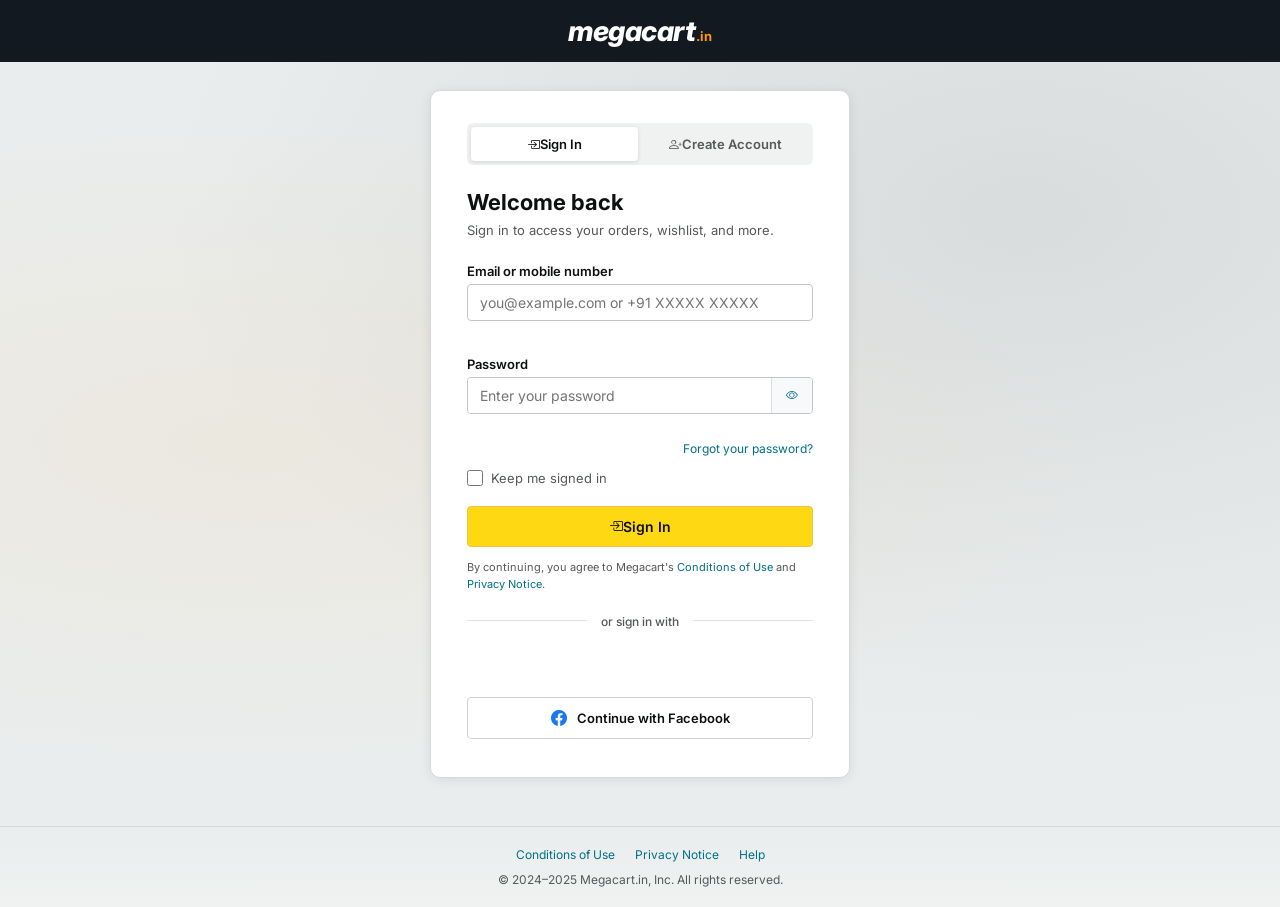
<file: index.html>
<!DOCTYPE html>
<html lang="en">
<head>
  <meta charset="UTF-8" />
  <meta name="viewport" content="width=device-width, initial-scale=1.0" />
  <title>Megacart – Shop Smart, Live Better</title>

  <!-- ── AUTH GUARD ─────────────────────────────────────
       Runs synchronously (before CSS/JS load) so there is
       zero flash of the store for unauthenticated users.
  ──────────────────────────────────────────────────── -->
  <script>
    (function () {
      try {
        var user = JSON.parse(localStorage.getItem('megacart_user_v1'));
        if (!user || !user.email) {
          window.location.replace('login.html?redirect=index.html');
        }
      } catch (e) {
        window.location.replace('login.html?redirect=index.html');
      }
    })();
  </script>

  <link href="https://cdn.jsdelivr.net/npm/bootstrap@5.3.2/dist/css/bootstrap.min.css" rel="stylesheet" />
  <link href="https://cdn.jsdelivr.net/npm/bootstrap-icons@1.11.3/font/bootstrap-icons.min.css" rel="stylesheet" />
  <link rel="stylesheet" href="style.css" />
</head>
<body>

<header id="siteHeader">
  <nav class="navbar-top">
    <div class="nav-top-inner">

      <a href="#" class="nav-logo" id="logoLink">
        <span class="logo-text">megacart</span><span class="logo-dot">.in</span>
      </a>

      <div class="nav-delivery d-none d-md-flex">
        <i class="bi bi-geo-alt-fill delivery-icon"></i>
        <div class="delivery-text">
          <span class="deliver-to">Deliver to</span>
          <span class="deliver-loc">India</span>
        </div>
      </div>

      <!-- Search Bar -->
      <div class="nav-search">
        <select class="search-category" id="searchCategory">
          <option value="all">All</option>
          <option value="electronics">Electronics</option>
          <option value="fashion">Fashion</option>
          <option value="home">Home &amp; Kitchen</option>
          <option value="books">Books</option>
          <option value="sports">Sports</option>
          <option value="beauty">Beauty</option>
          <option value="toys">Toys</option>
        </select>
        <input type="text" id="searchInput" class="search-field" placeholder="Search Megacart..." autocomplete="off" />
        <button class="search-btn" id="searchBtn" aria-label="Search">
          <i class="bi bi-search"></i>
        </button>
      </div>

      <!-- Account & Lists -->
      <div class="nav-account d-none d-md-flex" id="accountNavBtn">
        <a href="login.html" class="nav-link-item" id="openLoginBtn">
          <span class="nav-label">Hello, Sign in</span>
          <span class="nav-bold">Account &amp; Lists <i class="bi bi-chevron-down small"></i></span>
        </a>
      </div>

      <!-- Returns & Orders -->
      <div class="nav-orders d-none d-md-flex">
        <a href="#" class="nav-link-item">
          <span class="nav-label">Returns</span>
          <span class="nav-bold">&amp; Orders</span>
        </a>
      </div>

      <!-- Logout Button -->
      <button class="nav-logout-btn" id="navLogoutBtn" style="display:none;"
              onclick="handleLogout()" aria-label="Sign out">
        <i class="bi bi-box-arrow-right"></i>
        <span class="nav-logout-text">Sign Out</span>
      </button>

      <!-- Cart Button -->
      <div class="nav-cart" id="cartToggleBtn" role="button" tabindex="0" aria-label="Open cart">
        <i class="bi bi-cart3 cart-icon"></i>
        <span class="cart-count" id="cartCount">0</span>
        <span class="nav-bold d-none d-md-inline">Cart</span>
      </div>

      <!-- Mobile Hamburger -->
      <button class="hamburger-btn d-flex d-md-none" id="mobileMenuBtn" aria-label="Toggle menu">
        <i class="bi bi-list"></i>
      </button>
    </div>
  </nav>

  <!-- SECONDARY NAV -->
  <nav class="navbar-secondary">
    <div class="secondary-inner">
      <a href="#" class="sec-nav-link sec-nav-all" data-category="all"><i class="bi bi-list me-1"></i>All</a>
      <a href="#" class="sec-nav-link" data-category="deals">Today's Deals</a>
      <a href="#" class="sec-nav-link" data-category="electronics">Electronics</a>
      <a href="#" class="sec-nav-link" data-category="fashion">Fashion</a>
      <a href="#" class="sec-nav-link" data-category="home">Home &amp; Kitchen</a>
      <a href="#" class="sec-nav-link" data-category="books">Books</a>
      <a href="#" class="sec-nav-link" data-category="sports">Sports</a>
      <a href="#" class="sec-nav-link" data-category="beauty">Beauty</a>
      <a href="#" class="sec-nav-link" data-category="toys">Toys</a>
      <a href="#" class="sec-nav-link prime-link"><i class="bi bi-lightning-charge-fill me-1"></i>Prime</a>
      <a href="db-admin.html" class="sec-nav-link" style="color:#ff9900;font-weight:700;"><i class="bi bi-database-fill me-1"></i>DB Admin</a>
    </div>
  </nav>

  <!-- Mobile Dropdown Menu -->
  <div class="mobile-menu" id="mobileMenu">
    <a href="login.html" class="mobile-menu-link" id="mobileAuthLink" style="color: var(--mc-orange); font-weight:700;"><i class="bi bi-person-circle me-2"></i>Sign In / Create Account</a>
    <a href="#" class="mobile-menu-link" data-category="all">All Categories</a>
    <a href="#" class="mobile-menu-link" data-category="deals">Today's Deals</a>
    <a href="#" class="mobile-menu-link" data-category="electronics">Electronics</a>
    <a href="#" class="mobile-menu-link" data-category="fashion">Fashion</a>
    <a href="#" class="mobile-menu-link" data-category="home">Home &amp; Kitchen</a>
    <a href="#" class="mobile-menu-link" data-category="books">Books</a>
    <a href="#" class="mobile-menu-link" data-category="sports">Sports</a>
    <a href="#" class="mobile-menu-link" data-category="beauty">Beauty</a>
    <a href="#" class="mobile-menu-link" data-category="toys">Toys</a>
    <a href="db-admin.html" class="mobile-menu-link" style="color:var(--mc-orange);font-weight:700;"><i class="bi bi-database-fill me-2"></i>DB Admin</a>
    <a href="#" class="mobile-menu-link" id="mobileLogoutLink"
       style="display:none; color:#cc0c39; font-weight:700; border-top: 1px solid #444;"
       onclick="event.preventDefault(); handleLogout();">
      <i class="bi bi-box-arrow-right me-2"></i>Sign Out
    </a>
  </div>
</header>

<!-- SLIDE-OUT CART PANEL -->
<div class="cart-overlay" id="cartOverlay"></div>
<aside class="cart-panel" id="cartPanel" aria-label="Shopping cart">
  <div class="cart-panel-header">
    <h2><i class="bi bi-cart3 me-2"></i>Your Cart</h2>
    <button class="cart-close-btn" id="cartCloseBtn" aria-label="Close cart"><i class="bi bi-x-lg"></i></button>
  </div>
  <div class="cart-panel-body" id="cartItems">
    <div class="cart-empty" id="cartEmpty">
      <i class="bi bi-cart-x"></i>
      <p>Your cart is empty</p>
      <span>Add items to get started</span>
    </div>
  </div>
  <div class="cart-panel-footer" id="cartFooter" style="display:none;">
    <div class="cart-subtotal">
      <span>Subtotal (<span id="cartItemCount">0</span> items):</span>
      <strong id="cartSubtotal">&#8377;0.00</strong>
    </div>
    <button class="btn-checkout" id="checkoutBtn">Proceed to Checkout</button>
  </div>
</aside>

<!-- TOAST -->
<div class="mc-toast" id="mcToast"></div>

<!-- MAIN -->
<main id="pageMain">

  <!-- HERO CAROUSEL -->
  <section class="hero-section" aria-label="Featured banners">
    <div id="heroCarousel" class="carousel slide carousel-fade" data-bs-ride="carousel" data-bs-interval="4500">
      <div class="carousel-indicators" id="carouselIndicators"></div>
      <div class="carousel-inner" id="carouselInner"></div>
      <button class="carousel-control-prev" type="button" data-bs-target="#heroCarousel" data-bs-slide="prev">
        <span class="carousel-control-prev-icon" aria-hidden="true"></span>
        <span class="visually-hidden">Previous</span>
      </button>
      <button class="carousel-control-next" type="button" data-bs-target="#heroCarousel" data-bs-slide="next">
        <span class="carousel-control-next-icon" aria-hidden="true"></span>
        <span class="visually-hidden">Next</span>
      </button>
    </div>
  </section>

  <!-- SEARCH RESULTS -->
  <section class="mc-section" id="searchResultsSection" style="display:none;">
    <div class="section-header">
      <h2 class="section-title" id="searchResultsTitle">Search Results</h2>
      <button class="clear-search-btn" id="clearSearchBtn"><i class="bi bi-x-circle me-1"></i>Clear</button>
    </div>
    <div class="products-grid" id="searchResultsGrid"></div>
  </section>

  <!-- HOME CONTENT -->
  <div id="homeContent">
    <section class="mc-section">
      <h2 class="section-title">Shop by Category</h2>
      <div class="category-grid" id="categoryGrid"></div>
    </section>

    <section class="mc-section new-arrivals-section">
      <div class="section-header">
        <h2 class="section-title"><i class="bi bi-rocket-takeoff-fill me-2" style="color:var(--mc-green);"></i>New Arrivals 2025</h2>
        <a href="#" class="see-all-link" data-filter="new-launch">See all new</a>
      </div>
      <div class="scroll-row-wrap">
        <button class="scroll-arrow scroll-left" data-target="newArrivalsRow" aria-label="Scroll left"><i class="bi bi-chevron-left"></i></button>
        <div class="scroll-row" id="newArrivalsRow"></div>
        <button class="scroll-arrow scroll-right" data-target="newArrivalsRow" aria-label="Scroll right"><i class="bi bi-chevron-right"></i></button>
      </div>
    </section>

    <section class="mc-section">
      <div class="section-header">
        <h2 class="section-title">Best Sellers</h2>
        <a href="#" class="see-all-link" data-filter="bestseller">See all</a>
      </div>
      <div class="scroll-row-wrap">
        <button class="scroll-arrow scroll-left" data-target="bestSellersRow" aria-label="Scroll left"><i class="bi bi-chevron-left"></i></button>
        <div class="scroll-row" id="bestSellersRow"></div>
        <button class="scroll-arrow scroll-right" data-target="bestSellersRow" aria-label="Scroll right"><i class="bi bi-chevron-right"></i></button>
      </div>
    </section>

    <section class="mc-section deals-section">
      <div class="section-header">
        <h2 class="section-title"><i class="bi bi-lightning-charge-fill text-warning me-2"></i>Deals of the Day</h2>
        <a href="#" class="see-all-link" data-filter="deal">See all deals</a>
      </div>
      <div class="scroll-row-wrap">
        <button class="scroll-arrow scroll-left" data-target="dealsRow" aria-label="Scroll left"><i class="bi bi-chevron-left"></i></button>
        <div class="scroll-row" id="dealsRow"></div>
        <button class="scroll-arrow scroll-right" data-target="dealsRow" aria-label="Scroll right"><i class="bi bi-chevron-right"></i></button>
      </div>
    </section>

    <section class="mc-section">
      <div class="section-header">
        <h2 class="section-title">Recommended for You</h2>
        <a href="#" class="see-all-link">See all</a>
      </div>
      <div class="products-grid" id="recommendedGrid"></div>
    </section>
  </div>

  <!-- PROMO STRIP -->
  <section class="promo-strip">
    <div class="promo-item"><i class="bi bi-truck"></i><div><strong>Free Delivery</strong><span>On orders above &#8377;499</span></div></div>
    <div class="promo-item"><i class="bi bi-arrow-return-left"></i><div><strong>Easy Returns</strong><span>30-day return policy</span></div></div>
    <div class="promo-item"><i class="bi bi-shield-check"></i><div><strong>Secure Payments</strong><span>100% safe &amp; secure</span></div></div>
    <div class="promo-item"><i class="bi bi-headset"></i><div><strong>24/7 Support</strong><span>Dedicated customer care</span></div></div>
  </section>

</main>

<!-- PRODUCT DETAIL MODAL -->
<div class="modal-overlay" id="productModalOverlay"></div>
<div class="product-modal" id="productModal" role="dialog" aria-modal="true" aria-labelledby="modalProductTitle">
  <button class="modal-close-btn" id="modalCloseBtn" aria-label="Close product detail"><i class="bi bi-x-lg"></i></button>
  <div class="product-modal-inner">
    <div class="modal-gallery">
      <img src="" alt="" id="modalMainImage" class="modal-main-img" />
      <div class="modal-thumbnails" id="modalThumbnails"></div>
    </div>
    <div class="modal-details">
      <span class="modal-badge" id="modalBadge"></span>
      <h2 id="modalProductTitle"></h2>
      <div class="modal-meta">
        <span class="modal-category" id="modalCategory"></span>
        <span class="modal-separator">|</span>
        <span id="modalRating"></span>
      </div>
      <div class="modal-price-block">
        <span class="modal-price" id="modalPrice"></span>
        <span class="modal-original-price" id="modalOriginalPrice"></span>
        <span class="modal-discount" id="modalDiscount"></span>
      </div>
      <p class="modal-description" id="modalDescription"></p>
      <ul class="modal-features" id="modalFeatures"></ul>
      <div class="modal-stock" id="modalStock"></div>
      <div class="modal-qty-row">
        <label>Qty:</label>
        <div class="qty-control">
          <button class="qty-btn" id="modalQtyDec">&#8722;</button>
          <span class="qty-value" id="modalQtyVal">1</span>
          <button class="qty-btn" id="modalQtyInc">+</button>
        </div>
      </div>
      <div class="modal-actions">
        <button class="btn-add-cart-modal" id="modalAddToCart"><i class="bi bi-cart-plus me-2"></i>Add to Cart</button>
        <button class="btn-buy-now"><i class="bi bi-bolt me-2"></i>Buy Now</button>
      </div>
      <div class="modal-delivery">
        <i class="bi bi-truck me-2"></i>
        <span>Free delivery by <strong id="modalDeliveryDate"></strong></span>
      </div>
    </div>
  </div>
</div>

<!-- FOOTER -->
<footer class="site-footer">
  <div class="footer-top-bar" id="backToTop" role="button" tabindex="0">Back to top</div>
  <div class="footer-main">
    <div class="footer-columns">
      <div class="footer-col">
        <h4>Get to Know Us</h4>
        <ul>
          <li><a href="#">About Megacart</a></li>
          <li><a href="#">Careers</a></li>
          <li><a href="#">Press Releases</a></li>
          <li><a href="#">Megacart Cares</a></li>
        </ul>
      </div>
      <div class="footer-col">
        <h4>Connect With Us</h4>
        <ul>
          <li><a href="#"><i class="bi bi-facebook me-2"></i>Facebook</a></li>
          <li><a href="#"><i class="bi bi-twitter-x me-2"></i>Twitter / X</a></li>
          <li><a href="#"><i class="bi bi-instagram me-2"></i>Instagram</a></li>
          <li><a href="#"><i class="bi bi-youtube me-2"></i>YouTube</a></li>
        </ul>
      </div>
      <div class="footer-col">
        <h4>Make Money With Us</h4>
        <ul>
          <li><a href="#">Sell on Megacart</a></li>
          <li><a href="#">Become an Affiliate</a></li>
          <li><a href="#">Advertise Your Products</a></li>
          <li><a href="#">Self-Publish with Us</a></li>
        </ul>
      </div>
      <div class="footer-col">
        <h4>Let Us Help You</h4>
        <ul>
          <li><a href="#">Your Account</a></li>
          <li><a href="#">Your Orders</a></li>
          <li><a href="#">Shipping Rates &amp; Policies</a></li>
          <li><a href="#">Returns &amp; Replacements</a></li>
          <li><a href="#">Help</a></li>
        </ul>
      </div>
    </div>
  </div>
  <div class="footer-divider"></div>
  <div class="footer-bottom">
    <div class="footer-logo"><span class="logo-text">megacart</span><span class="logo-dot">.in</span></div>
    <div class="footer-policies">
      <a href="#">Conditions of Use</a>
      <a href="#">Privacy Notice</a>
      <a href="#">Interest-Based Ads</a>
    </div>
    <p class="footer-copy">&copy; 2024&ndash;2025, Megacart.in, Inc. or its affiliates. All rights reserved.</p>
  </div>
</footer>

<!-- AUTH MODAL -->
<div class="auth-overlay" id="authOverlay"></div>
<div class="auth-modal" id="authModal" role="dialog" aria-modal="true" aria-labelledby="authTitle">
  <button class="auth-close-btn" id="authCloseBtn" aria-label="Close"><i class="bi bi-x-lg"></i></button>
  <div class="auth-logo"><span class="logo-text">megacart</span><span class="logo-dot">.in</span></div>

  <div class="auth-view" id="loginView" style="display:block;">
    <h2 class="auth-title" id="authTitle">Sign In</h2>
    <form id="loginForm" novalidate>
      <div class="auth-field">
        <label for="loginEmail">Email or mobile phone number</label>
        <input type="text" id="loginEmail" class="auth-input" placeholder="you@example.com" autocomplete="email" />
        <span class="field-error" id="loginEmailError"></span>
      </div>
      <div class="auth-field">
        <label for="loginPassword">Password</label>
        <div class="password-wrap" id="loginPwdWrap">
          <input type="password" id="loginPassword" class="auth-input" placeholder="At least 6 characters" autocomplete="current-password" />
          <button type="button" class="toggle-pwd-btn" data-target="loginPassword">Show</button>
        </div>
        <span class="field-error" id="loginPasswordError"></span>
      </div>
      <button type="submit" class="auth-submit-btn">Sign In</button>
    </form>
    <p class="auth-terms">By continuing, you agree to Megacart's <a href="#">Conditions of Use</a> and <a href="#">Privacy Notice</a>.</p>
    <div class="auth-divider"><span>New to Megacart?</span></div>
    <button class="auth-switch-btn" id="goToRegister"><i class="bi bi-person-plus me-2"></i>Create your Megacart account</button>
  </div>

  <div class="auth-view" id="registerView" style="display:none;">
    <h2 class="auth-title">Create Account</h2>
    <form id="registerForm" novalidate>
      <div class="auth-field">
        <label for="regName">Your name</label>
        <input type="text" id="regName" class="auth-input" placeholder="First and last name" autocomplete="name" />
        <span class="field-error" id="regNameError"></span>
      </div>
      <div class="auth-field">
        <label for="regEmail">Email address</label>
        <input type="email" id="regEmail" class="auth-input" placeholder="you@example.com" autocomplete="email" />
        <span class="field-error" id="regEmailError"></span>
      </div>
      <div class="auth-field">
        <label for="regPhone">Mobile number</label>
        <input type="tel" id="regPhone" class="auth-input" placeholder="10-digit mobile number" autocomplete="tel" maxlength="10" inputmode="numeric" />
        <span class="field-error" id="regPhoneError"></span>
      </div>
      <div class="auth-field">
        <label for="regPassword">Password</label>
        <div class="password-wrap" id="regPwdWrap">
          <input type="password" id="regPassword" class="auth-input" placeholder="At least 6 characters" autocomplete="new-password" />
          <button type="button" class="toggle-pwd-btn" data-target="regPassword">Show</button>
        </div>
        <span class="field-error" id="regPasswordError"></span>
      </div>
      <div class="auth-field">
        <label for="regConfirm">Re-enter password</label>
        <input type="password" id="regConfirm" class="auth-input" placeholder="Re-enter your password" autocomplete="new-password" />
        <span class="field-error" id="regConfirmError"></span>
      </div>
      <button type="submit" class="auth-submit-btn">Create your Megacart account</button>
    </form>
    <p class="auth-terms">By creating an account, you agree to Megacart's <a href="#">Conditions of Use</a> and <a href="#">Privacy Notice</a>.</p>
    <div class="auth-divider"><span>Already have an account?</span></div>
    <button class="auth-switch-btn" id="goToLogin"><i class="bi bi-box-arrow-in-right me-2"></i>Sign in to your account</button>
  </div>
</div>

<script src="https://cdn.jsdelivr.net/npm/bootstrap@5.3.2/dist/js/bootstrap.bundle.min.js"></script>
<script src="db.js"></script>
<script src="script.js"></script>
</body>
</html>
</file>
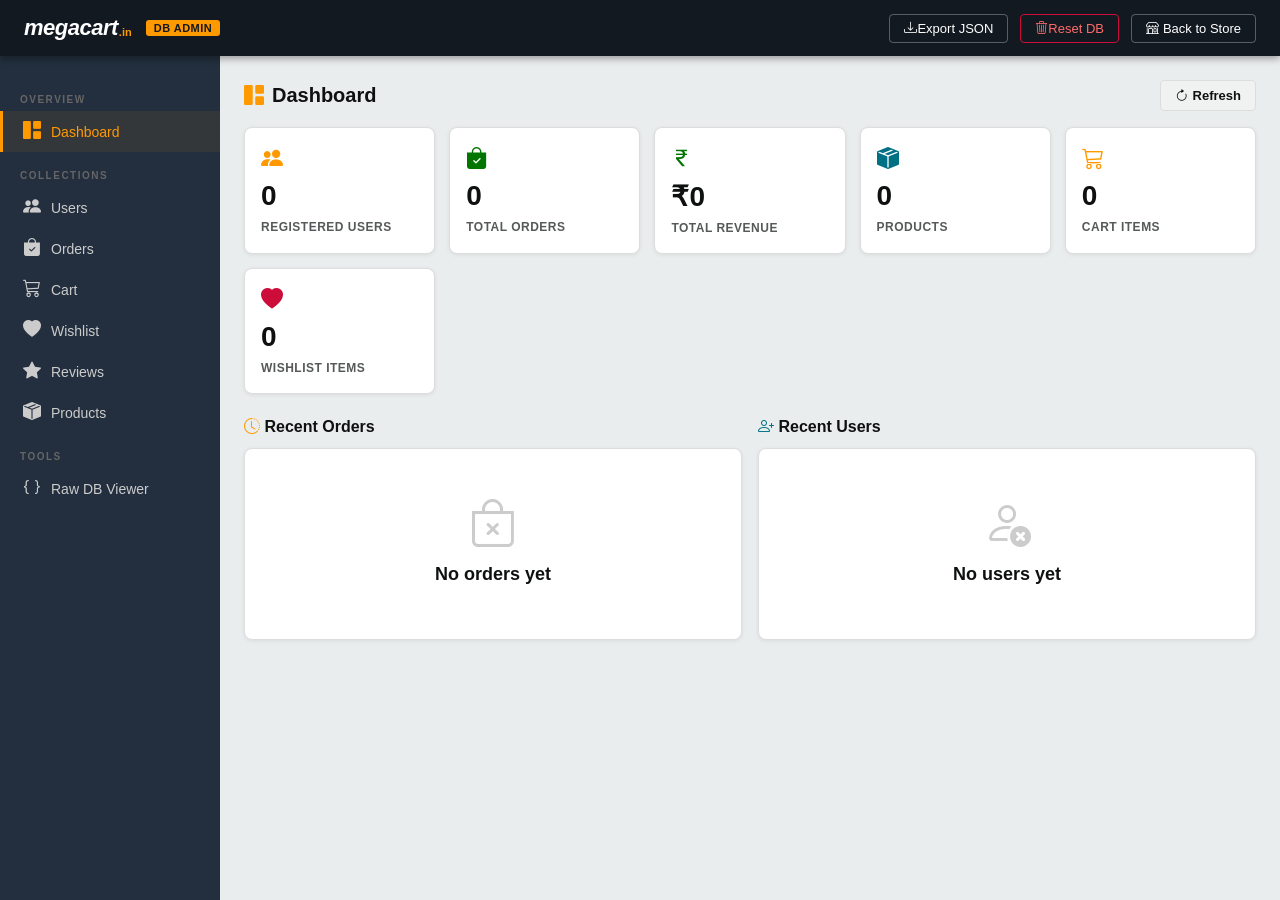
<file: db-admin.html>
<!DOCTYPE html>
<html lang="en">
<head>
  <meta charset="UTF-8" />
  <meta name="viewport" content="width=device-width, initial-scale=1.0" />
  <title>Megacart DB Admin</title>
  <link href="https://cdn.jsdelivr.net/npm/bootstrap-icons@1.11.3/font/bootstrap-icons.min.css" rel="stylesheet" />
  <style>
    :root {
      --dark:    #131921;
      --dark2:   #232f3e;
      --orange:  #ff9900;
      --red:     #cc0c39;
      --green:   #007600;
      --blue:    #007185;
      --bg:      #eaeded;
      --card:    #ffffff;
      --border:  #ddd;
      --muted:   #565959;
      --text:    #0f1111;
    }
    *, *::before, *::after { box-sizing: border-box; margin: 0; padding: 0; }
    body { font-family: 'Segoe UI', Arial, sans-serif; font-size: 14px; background: var(--bg); color: var(--text); min-height: 100vh; }
    a { text-decoration: none; color: inherit; }
    button { cursor: pointer; font-family: inherit; }

    /* ── Header ── */
    header {
      background: var(--dark);
      padding: 0 24px;
      height: 56px;
      display: flex;
      align-items: center;
      justify-content: space-between;
      position: sticky;
      top: 0;
      z-index: 100;
      box-shadow: 0 2px 8px rgba(0,0,0,.4);
    }
    .header-logo { display: flex; align-items: flex-end; gap: 1px; }
    .logo-text { font-size: 22px; font-weight: 800; color: #fff; font-style: italic; letter-spacing: -0.5px; }
    .logo-dot  { font-size: 11px; color: var(--orange); font-weight: 700; margin-bottom: 3px; }
    .admin-badge {
      background: var(--orange); color: var(--dark);
      font-size: 11px; font-weight: 800;
      padding: 2px 8px; border-radius: 3px;
      margin-left: 10px; letter-spacing: .5px;
    }
    .header-right { display: flex; align-items: center; gap: 12px; }
    .hdr-btn {
      background: transparent;
      border: 1px solid rgba(255,255,255,.3);
      color: #fff; border-radius: 4px;
      padding: 6px 14px; font-size: 13px;
      transition: all .2s;
    }
    .hdr-btn:hover { background: rgba(255,255,255,.1); border-color: #fff; }
    .hdr-btn.danger { border-color: var(--red); color: #ff6b6b; }
    .hdr-btn.danger:hover { background: var(--red); color: #fff; }

    /* ── Layout ── */
    .page { display: flex; min-height: calc(100vh - 56px); }

    /* ── Sidebar ── */
    aside {
      width: 220px;
      flex-shrink: 0;
      background: var(--dark2);
      padding: 20px 0;
    }
    .nav-item {
      display: flex;
      align-items: center;
      gap: 10px;
      padding: 10px 20px;
      color: #ccc;
      font-size: 14px;
      font-weight: 500;
      cursor: pointer;
      transition: all .18s;
      border-left: 3px solid transparent;
    }
    .nav-item:hover { color: #fff; background: rgba(255,255,255,.06); }
    .nav-item.active { color: var(--orange); border-left-color: var(--orange); background: rgba(255,153,0,.08); }
    .nav-item i { font-size: 18px; }
    .nav-section {
      font-size: 10px; font-weight: 700;
      text-transform: uppercase; letter-spacing: 1.5px;
      color: #666; padding: 18px 20px 6px;
    }

    /* ── Main content ── */
    main { flex: 1; padding: 24px; overflow-x: auto; }

    /* ── Stat cards ── */
    .stats-grid {
      display: grid;
      grid-template-columns: repeat(auto-fill, minmax(160px, 1fr));
      gap: 14px;
      margin-bottom: 24px;
    }
    .stat-card {
      background: var(--card);
      border-radius: 8px;
      padding: 18px 16px;
      border: 1px solid var(--border);
      box-shadow: 0 1px 4px rgba(0,0,0,.07);
      display: flex;
      flex-direction: column;
      gap: 8px;
    }
    .stat-label { font-size: 12px; color: var(--muted); font-weight: 600; text-transform: uppercase; letter-spacing: .5px; }
    .stat-value { font-size: 28px; font-weight: 800; color: var(--text); }
    .stat-icon  { font-size: 22px; color: var(--orange); }
    .stat-card.green .stat-icon { color: var(--green); }
    .stat-card.blue  .stat-icon { color: var(--blue); }
    .stat-card.red   .stat-icon { color: var(--red); }

    /* ── Section panels ── */
    .panel { display: none; }
    .panel.active { display: block; }

    .panel-header {
      display: flex;
      align-items: center;
      justify-content: space-between;
      margin-bottom: 16px;
      flex-wrap: wrap;
      gap: 10px;
    }
    .panel-title {
      font-size: 20px;
      font-weight: 700;
      display: flex;
      align-items: center;
      gap: 8px;
    }
    .panel-title i { color: var(--orange); }

    /* ── Table ── */
    .table-wrap {
      background: var(--card);
      border-radius: 8px;
      border: 1px solid var(--border);
      overflow: auto;
      box-shadow: 0 1px 4px rgba(0,0,0,.07);
    }
    table { width: 100%; border-collapse: collapse; font-size: 13px; }
    thead th {
      background: var(--dark2);
      color: #fff;
      padding: 10px 14px;
      text-align: left;
      font-weight: 600;
      white-space: nowrap;
    }
    tbody tr { border-bottom: 1px solid #f0f0f0; transition: background .15s; }
    tbody tr:last-child { border-bottom: none; }
    tbody tr:hover { background: #fafafa; }
    td { padding: 10px 14px; vertical-align: middle; }

    /* ── Badges ── */
    .badge {
      display: inline-block;
      padding: 2px 8px;
      border-radius: 12px;
      font-size: 11px;
      font-weight: 700;
      text-transform: uppercase;
      letter-spacing: .4px;
    }
    .badge-customer  { background: #e8f5e9; color: var(--green); }
    .badge-admin     { background: #fff3e0; color: var(--orange); }
    .badge-google    { background: #fce4ec; color: #c2185b; }
    .badge-placed    { background: #e3f2fd; color: #1565c0; }
    .badge-shipped   { background: #fff8e1; color: #f57f17; }
    .badge-delivered { background: #e8f5e9; color: var(--green); }
    .badge-deal      { background: #fce4ec; color: var(--red); }
    .badge-new       { background: #e8f5e9; color: var(--green); }
    .badge-hot       { background: #fff3e0; color: var(--orange); }

    /* ── Buttons ── */
    .btn {
      padding: 7px 14px;
      border-radius: 4px;
      font-size: 13px;
      font-weight: 600;
      border: 1px solid transparent;
      transition: all .18s;
      display: inline-flex;
      align-items: center;
      gap: 5px;
    }
    .btn-primary  { background: var(--orange); border-color: #e47911; color: var(--dark); }
    .btn-primary:hover { background: #f3a847; }
    .btn-danger   { background: #fff0f0; border-color: var(--red); color: var(--red); }
    .btn-danger:hover { background: var(--red); color: #fff; }
    .btn-secondary { background: #f0f2f2; border-color: var(--border); color: var(--text); }
    .btn-secondary:hover { background: #e3e6e6; }
    .btn-sm { padding: 4px 10px; font-size: 12px; }

    /* ── Search / Filter bar ── */
    .search-bar {
      display: flex;
      gap: 8px;
      flex-wrap: wrap;
      margin-bottom: 16px;
    }
    .search-bar input, .search-bar select {
      padding: 8px 12px;
      border: 1px solid var(--border);
      border-radius: 4px;
      font-size: 13px;
      background: var(--card);
      color: var(--text);
      outline: none;
    }
    .search-bar input:focus, .search-bar select:focus {
      border-color: var(--orange);
      box-shadow: 0 0 0 2px rgba(255,153,0,.15);
    }
    .search-bar input { flex: 1; min-width: 200px; }

    /* ── Empty state ── */
    .empty-state {
      text-align: center;
      padding: 48px 20px;
      color: var(--muted);
    }
    .empty-state i { font-size: 48px; display: block; margin-bottom: 12px; color: #ccc; }
    .empty-state h3 { font-size: 18px; font-weight: 600; color: var(--text); margin-bottom: 6px; }

    /* ── Modal ── */
    .modal-overlay {
      position: fixed; inset: 0;
      background: rgba(0,0,0,.55);
      z-index: 500;
      display: none;
      align-items: center;
      justify-content: center;
    }
    .modal-overlay.open { display: flex; }
    .modal {
      background: var(--card);
      border-radius: 10px;
      width: min(500px, 94vw);
      max-height: 90vh;
      overflow-y: auto;
      padding: 28px;
      box-shadow: 0 8px 40px rgba(0,0,0,.25);
      animation: modalIn .25s ease;
    }
    @keyframes modalIn {
      from { transform: scale(.94); opacity: 0; }
      to   { transform: scale(1);   opacity: 1; }
    }
    .modal-title { font-size: 18px; font-weight: 700; margin-bottom: 18px; }
    .modal-field { display: flex; flex-direction: column; gap: 5px; margin-bottom: 14px; }
    .modal-field label { font-size: 13px; font-weight: 600; }
    .modal-field input, .modal-field select, .modal-field textarea {
      padding: 8px 10px;
      border: 1px solid var(--border);
      border-radius: 4px;
      font-size: 14px;
      font-family: inherit;
    }
    .modal-field input:focus, .modal-field select:focus {
      outline: none;
      border-color: var(--orange);
      box-shadow: 0 0 0 2px rgba(255,153,0,.15);
    }
    .modal-actions { display: flex; justify-content: flex-end; gap: 10px; margin-top: 18px; }

    /* ── Toast ── */
    .toast {
      position: fixed; bottom: 24px; right: 24px;
      background: #333; color: #fff;
      padding: 12px 20px; border-radius: 4px;
      font-size: 14px; font-weight: 500;
      box-shadow: 0 4px 16px rgba(0,0,0,.25);
      transform: translateY(20px);
      opacity: 0; pointer-events: none;
      transition: all .3s; z-index: 9999;
      max-width: 320px;
    }
    .toast.show { transform: translateY(0); opacity: 1; pointer-events: all; }
    .toast.success { border-left: 4px solid var(--orange); }
    .toast.error   { border-left: 4px solid var(--red); }

    /* ── Responsive ── */
    @media (max-width: 768px) {
      aside { display: none; }
      .stats-grid { grid-template-columns: repeat(2, 1fr); }
    }

    /* ── JSON viewer ── */
    .json-viewer {
      background: #1e1e1e; color: #d4d4d4;
      border-radius: 6px; padding: 16px;
      font-family: 'Courier New', monospace;
      font-size: 12px; line-height: 1.6;
      overflow: auto; max-height: 400px;
      white-space: pre-wrap;
    }
    .json-key    { color: #9cdcfe; }
    .json-string { color: #ce9178; }
    .json-number { color: #b5cea8; }
    .json-bool   { color: #569cd6; }
    .json-null   { color: #569cd6; }

    /* ── Avatar ── */
    .avatar {
      width: 32px; height: 32px; border-radius: 50%;
      background: var(--dark2); color: #fff;
      display: inline-flex; align-items: center; justify-content: center;
      font-size: 14px; font-weight: 700; flex-shrink: 0;
    }
    .user-cell { display: flex; align-items: center; gap: 10px; }

    /* ── Amt ── */
    .amt { font-weight: 700; }
    .amt-green { color: var(--green); }
    .amt-red   { color: var(--red); }
  </style>
</head>
<body>

<!-- ── Header ───────────────────────────────────────── -->
<header>
  <div style="display:flex;align-items:center;gap:4px;">
    <a href="index.html" class="header-logo">
      <span class="logo-text">megacart</span><span class="logo-dot">.in</span>
    </a>
    <span class="admin-badge">DB ADMIN</span>
  </div>
  <div class="header-right">
    <button class="hdr-btn" onclick="exportData()"><i class="bi bi-download me-1"></i>Export JSON</button>
    <button class="hdr-btn danger" onclick="resetDB()"><i class="bi bi-trash3 me-1"></i>Reset DB</button>
    <a href="index.html" class="hdr-btn" style="display:flex;align-items:center;gap:4px;">
      <i class="bi bi-shop"></i> Back to Store
    </a>
  </div>
</header>

<div class="page">

  <!-- ── Sidebar ── -->
  <aside>
    <div class="nav-section">Overview</div>
    <div class="nav-item active" onclick="showPanel('dashboard')">
      <i class="bi bi-grid-1x2-fill"></i> Dashboard
    </div>

    <div class="nav-section">Collections</div>
    <div class="nav-item" onclick="showPanel('users')">
      <i class="bi bi-people-fill"></i> Users
    </div>
    <div class="nav-item" onclick="showPanel('orders')">
      <i class="bi bi-bag-check-fill"></i> Orders
    </div>
    <div class="nav-item" onclick="showPanel('cart')">
      <i class="bi bi-cart3"></i> Cart
    </div>
    <div class="nav-item" onclick="showPanel('wishlist')">
      <i class="bi bi-heart-fill"></i> Wishlist
    </div>
    <div class="nav-item" onclick="showPanel('reviews')">
      <i class="bi bi-star-fill"></i> Reviews
    </div>
    <div class="nav-item" onclick="showPanel('products')">
      <i class="bi bi-box-seam-fill"></i> Products
    </div>

    <div class="nav-section">Tools</div>
    <div class="nav-item" onclick="showPanel('rawdb')">
      <i class="bi bi-braces"></i> Raw DB Viewer
    </div>
  </aside>

  <!-- ── Main ── -->
  <main>

    <!-- ══ Dashboard ══ -->
    <div class="panel active" id="panel-dashboard">
      <div class="panel-header">
        <div class="panel-title"><i class="bi bi-grid-1x2-fill"></i> Dashboard</div>
        <button class="btn btn-secondary" onclick="refreshAll()"><i class="bi bi-arrow-clockwise"></i> Refresh</button>
      </div>
      <div class="stats-grid" id="statsGrid"></div>

      <div style="display:grid;grid-template-columns:1fr 1fr;gap:16px;flex-wrap:wrap;">
        <div>
          <h3 style="font-size:16px;font-weight:700;margin-bottom:12px;"><i class="bi bi-clock-history" style="color:var(--orange)"></i> Recent Orders</h3>
          <div class="table-wrap" id="recentOrders"></div>
        </div>
        <div>
          <h3 style="font-size:16px;font-weight:700;margin-bottom:12px;"><i class="bi bi-person-plus" style="color:var(--blue)"></i> Recent Users</h3>
          <div class="table-wrap" id="recentUsers"></div>
        </div>
      </div>
    </div>

    <!-- ══ Users ══ -->
    <div class="panel" id="panel-users">
      <div class="panel-header">
        <div class="panel-title"><i class="bi bi-people-fill"></i> Users <span id="userCount" style="font-size:14px;color:var(--muted);font-weight:400;"></span></div>
        <div style="display:flex;gap:8px;">
          <button class="btn btn-primary" onclick="openAddUserModal()"><i class="bi bi-person-plus"></i> Add User</button>
        </div>
      </div>
      <div class="search-bar">
        <input type="text" id="userSearch" placeholder="Search by name, email…" oninput="renderUsersTable()">
        <select id="userRoleFilter" onchange="renderUsersTable()">
          <option value="">All Roles</option>
          <option value="customer">Customer</option>
          <option value="admin">Admin</option>
        </select>
      </div>
      <div class="table-wrap">
        <table>
          <thead>
            <tr>
              <th>#</th><th>User</th><th>Email</th><th>Phone</th><th>Role</th><th>Auth</th><th>Joined</th><th>Actions</th>
            </tr>
          </thead>
          <tbody id="usersTableBody"></tbody>
        </table>
      </div>
    </div>

    <!-- ══ Orders ══ -->
    <div class="panel" id="panel-orders">
      <div class="panel-header">
        <div class="panel-title"><i class="bi bi-bag-check-fill"></i> Orders <span id="orderCount" style="font-size:14px;color:var(--muted);font-weight:400;"></span></div>
      </div>
      <div class="search-bar">
        <input type="text" id="orderSearch" placeholder="Search by order id, user…" oninput="renderOrdersTable()">
        <select id="orderStatusFilter" onchange="renderOrdersTable()">
          <option value="">All Statuses</option>
          <option value="placed">Placed</option>
          <option value="shipped">Shipped</option>
          <option value="delivered">Delivered</option>
        </select>
      </div>
      <div class="table-wrap">
        <table>
          <thead>
            <tr><th>#</th><th>Order ID</th><th>User</th><th>Items</th><th>Subtotal</th><th>Status</th><th>Placed At</th><th>Actions</th></tr>
          </thead>
          <tbody id="ordersTableBody"></tbody>
        </table>
      </div>
    </div>

    <!-- ══ Cart ══ -->
    <div class="panel" id="panel-cart">
      <div class="panel-header">
        <div class="panel-title"><i class="bi bi-cart3"></i> Cart Items (All Users)</div>
        <button class="btn btn-danger btn-sm" onclick="clearAllCarts()"><i class="bi bi-trash3"></i> Clear All Carts</button>
      </div>
      <div class="table-wrap">
        <table>
          <thead>
            <tr><th>#</th><th>User</th><th>Product</th><th>Price</th><th>Qty</th><th>Total</th><th>Added</th><th>Actions</th></tr>
          </thead>
          <tbody id="cartTableBody"></tbody>
        </table>
      </div>
    </div>

    <!-- ══ Wishlist ══ -->
    <div class="panel" id="panel-wishlist">
      <div class="panel-header">
        <div class="panel-title"><i class="bi bi-heart-fill"></i> Wishlist</div>
      </div>
      <div class="table-wrap">
        <table>
          <thead><tr><th>#</th><th>User ID</th><th>Product ID</th><th>Added At</th></tr></thead>
          <tbody id="wishlistTableBody"></tbody>
        </table>
      </div>
    </div>

    <!-- ══ Reviews ══ -->
    <div class="panel" id="panel-reviews">
      <div class="panel-header">
        <div class="panel-title"><i class="bi bi-star-fill"></i> Reviews</div>
      </div>
      <div class="table-wrap">
        <table>
          <thead><tr><th>#</th><th>Product</th><th>User</th><th>Rating</th><th>Title</th><th>Body</th><th>Date</th><th>Actions</th></tr></thead>
          <tbody id="reviewsTableBody"></tbody>
        </table>
      </div>
    </div>

    <!-- ══ Products ══ -->
    <div class="panel" id="panel-products">
      <div class="panel-header">
        <div class="panel-title"><i class="bi bi-box-seam-fill"></i> Products <span id="productCount" style="font-size:14px;color:var(--muted);font-weight:400;"></span></div>
      </div>
      <div class="search-bar">
        <input type="text" id="productSearch" placeholder="Search products…" oninput="renderProductsTable()">
        <select id="productCatFilter" onchange="renderProductsTable()">
          <option value="">All Categories</option>
          <option value="electronics">Electronics</option>
          <option value="fashion">Fashion</option>
          <option value="home">Home & Kitchen</option>
          <option value="books">Books</option>
          <option value="sports">Sports</option>
          <option value="beauty">Beauty</option>
          <option value="toys">Toys</option>
        </select>
      </div>
      <div class="table-wrap">
        <table>
          <thead><tr><th>#</th><th>ID</th><th>Name</th><th>Category</th><th>Price</th><th>MRP</th><th>Disc%</th><th>Rating</th><th>Badge</th><th>Stock</th></tr></thead>
          <tbody id="productsTableBody"></tbody>
        </table>
      </div>
    </div>

    <!-- ══ Raw DB Viewer ══ -->
    <div class="panel" id="panel-rawdb">
      <div class="panel-header">
        <div class="panel-title"><i class="bi bi-braces"></i> Raw DB Viewer</div>
        <div style="display:flex;gap:8px;">
          <button class="btn btn-secondary" onclick="refreshRaw()"><i class="bi bi-arrow-clockwise"></i> Refresh</button>
          <button class="btn btn-primary" onclick="copyRaw()"><i class="bi bi-clipboard"></i> Copy All</button>
        </div>
      </div>
      <div style="display:flex;flex-direction:column;gap:16px;" id="rawDBContainer"></div>
    </div>

  </main>
</div><!-- /.page -->

<!-- ── Modals ── -->
<div class="modal-overlay" id="modalOverlay" onclick="closeModal(event)">
  <div class="modal" id="modal">
    <div class="modal-title" id="modalTitle">Modal</div>
    <div id="modalBody"></div>
    <div class="modal-actions" id="modalActions"></div>
  </div>
</div>

<!-- ── Toast ── -->
<div class="toast" id="toast"></div>

<!-- Load the DB layer first -->
<script src="db.js"></script>

<script>
/* ──────────────────────────────────────────────
   HELPERS
────────────────────────────────────────────── */
function fmt(n) { return '₹' + Number(n).toLocaleString('en-IN'); }
function fmtDate(s) {
  if (!s) return '—';
  const d = new Date(s);
  return d.toLocaleDateString('en-IN', { day:'2-digit', month:'short', year:'numeric' }) +
         ' ' + d.toLocaleTimeString('en-IN', { hour:'2-digit', minute:'2-digit' });
}
function stars(r) { return '★'.repeat(Math.round(r || 0)) + '☆'.repeat(5 - Math.round(r || 0)); }

function toast(msg, type = 'success') {
  const el = document.getElementById('toast');
  el.textContent = msg;
  el.className = 'toast ' + type + ' show';
  clearTimeout(el._t);
  el._t = setTimeout(() => el.classList.remove('show'), 2800);
}

function badge(text, cls) {
  return `<span class="badge badge-${cls}">${text}</span>`;
}

/* ──────────────────────────────────────────────
   PANEL NAVIGATION
────────────────────────────────────────────── */
function showPanel(name) {
  document.querySelectorAll('.panel').forEach(p => p.classList.remove('active'));
  document.querySelectorAll('.nav-item').forEach(n => n.classList.remove('active'));

  const panel = document.getElementById('panel-' + name);
  if (panel) panel.classList.add('active');

  // Activate sidebar item
  document.querySelectorAll('.nav-item').forEach(n => {
    if (n.getAttribute('onclick') && n.getAttribute('onclick').includes(`'${name}'`))
      n.classList.add('active');
  });

  // Render the correct table
  const fns = {
    dashboard : renderDashboard,
    users     : renderUsersTable,
    orders    : renderOrdersTable,
    cart      : renderCartTable,
    wishlist  : renderWishlistTable,
    reviews   : renderReviewsTable,
    products  : renderProductsTable,
    rawdb     : renderRawDB,
  };
  if (fns[name]) fns[name]();
}

function refreshAll() { renderDashboard(); toast('Refreshed!'); }

/* ──────────────────────────────────────────────
   DASHBOARD
────────────────────────────────────────────── */
function renderDashboard() {
  const DB = window.MegacartDB;

  // Read raw data
  const usersData    = DB.users.getAll();
  const ordersData   = DB.orders.getAll();
  const cartRaw      = JSON.parse(localStorage.getItem('mcdb_v1_cart') || '[]');
  const wishRaw      = JSON.parse(localStorage.getItem('mcdb_v1_wishlist') || '[]');
  const prodsData    = DB.products.getAll();
  const revenue      = ordersData.reduce((s, o) => s + (o.subtotal || 0), 0);

  // Stats
  const stats = [
    { label: 'Registered Users',   value: usersData.length,          icon: 'bi-people-fill',        cls: '' },
    { label: 'Total Orders',        value: ordersData.length,         icon: 'bi-bag-check-fill',     cls: 'green' },
    { label: 'Total Revenue',       value: fmt(revenue),              icon: 'bi-currency-rupee',     cls: 'green' },
    { label: 'Products',            value: prodsData.length,          icon: 'bi-box-seam-fill',      cls: 'blue' },
    { label: 'Cart Items',          value: cartRaw.length,            icon: 'bi-cart3',              cls: '' },
    { label: 'Wishlist Items',      value: wishRaw.length,            icon: 'bi-heart-fill',         cls: 'red' },
  ];

  document.getElementById('statsGrid').innerHTML = stats.map(s => `
    <div class="stat-card ${s.cls}">
      <i class="bi ${s.icon} stat-icon"></i>
      <div class="stat-value">${s.value}</div>
      <div class="stat-label">${s.label}</div>
    </div>
  `).join('');

  // Recent orders
  const recent5 = ordersData.slice(-5).reverse();
  const ordHTML = recent5.length ? `
    <table style="width:100%;border-collapse:collapse;font-size:13px;">
      <thead>
        <tr style="background:var(--dark2);color:#fff;">
          <th style="padding:8px 12px;text-align:left;">Order</th>
          <th style="padding:8px 12px;text-align:left;">User</th>
          <th style="padding:8px 12px;text-align:right;">Amount</th>
          <th style="padding:8px 12px;text-align:left;">Status</th>
        </tr>
      </thead>
      <tbody>
        ${recent5.map(o => `
          <tr style="border-bottom:1px solid #f0f0f0;">
            <td style="padding:8px 12px;font-family:monospace;font-size:11px;">${o.id}</td>
            <td style="padding:8px 12px;">${o.userName || o.userEmail || '—'}</td>
            <td style="padding:8px 12px;text-align:right;font-weight:700;">${fmt(o.subtotal)}</td>
            <td style="padding:8px 12px;">${badge(o.status, o.status)}</td>
          </tr>
        `).join('')}
      </tbody>
    </table>
  ` : '<div class="empty-state"><i class="bi bi-bag-x"></i><h3>No orders yet</h3></div>';
  document.getElementById('recentOrders').innerHTML = ordHTML;

  // Recent users
  const recent5u = usersData.slice(-5).reverse();
  const usrHTML = recent5u.length ? `
    <table style="width:100%;border-collapse:collapse;font-size:13px;">
      <thead>
        <tr style="background:var(--dark2);color:#fff;">
          <th style="padding:8px 12px;text-align:left;">Name</th>
          <th style="padding:8px 12px;text-align:left;">Email</th>
          <th style="padding:8px 12px;text-align:left;">Joined</th>
        </tr>
      </thead>
      <tbody>
        ${recent5u.map(u => `
          <tr style="border-bottom:1px solid #f0f0f0;">
            <td style="padding:8px 12px;">${u.name || '—'}</td>
            <td style="padding:8px 12px;color:var(--blue);">${u.email}</td>
            <td style="padding:8px 12px;font-size:11px;color:var(--muted);">${fmtDate(u.createdAt)}</td>
          </tr>
        `).join('')}
      </tbody>
    </table>
  ` : '<div class="empty-state"><i class="bi bi-person-x"></i><h3>No users yet</h3></div>';
  document.getElementById('recentUsers').innerHTML = usrHTML;
}

/* ──────────────────────────────────────────────
   USERS TABLE
────────────────────────────────────────────── */
function renderUsersTable() {
  const DB = window.MegacartDB;
  let data = DB.users.getAll();

  const q   = (document.getElementById('userSearch')?.value || '').toLowerCase();
  const rol = document.getElementById('userRoleFilter')?.value || '';

  if (q)   data = data.filter(u => (u.name+u.email+u.phone).toLowerCase().includes(q));
  if (rol) data = data.filter(u => u.role === rol);

  document.getElementById('userCount').textContent = `(${data.length})`;

  const body = document.getElementById('usersTableBody');
  if (!data.length) {
    body.innerHTML = `<tr><td colspan="8"><div class="empty-state"><i class="bi bi-person-x"></i><h3>No users found</h3></div></td></tr>`;
    return;
  }

  body.innerHTML = data.map((u, i) => `
    <tr>
      <td>${i + 1}</td>
      <td>
        <div class="user-cell">
          <div class="avatar">${(u.name || u.email || '?').charAt(0).toUpperCase()}</div>
          <span>${u.name || '—'}</span>
        </div>
      </td>
      <td style="color:var(--blue);">${u.email}</td>
      <td>${u.phone || '—'}</td>
      <td>${badge(u.role || 'customer', u.role || 'customer')}</td>
      <td>${u.googleId ? badge('Google', 'google') : badge('Email', 'customer')}</td>
      <td style="font-size:11px;color:var(--muted);">${fmtDate(u.createdAt)}</td>
      <td>
        <button class="btn btn-danger btn-sm" onclick="deleteUser('${u.id}','${u.email}')">
          <i class="bi bi-trash3"></i>
        </button>
      </td>
    </tr>
  `).join('');
}

function deleteUser(id, email) {
  if (!confirm(`Delete user ${email}?`)) return;
  // Direct localStorage manipulation
  const key = 'mcdb_v1_users';
  let list = JSON.parse(localStorage.getItem(key) || '[]');
  list = list.filter(u => u.id !== id && u.email !== email);
  localStorage.setItem(key, JSON.stringify(list));
  toast(`User ${email} deleted.`, 'error');
  renderUsersTable();
}

/* Add user modal */
function openAddUserModal() {
  document.getElementById('modalTitle').textContent = 'Add New User';
  document.getElementById('modalBody').innerHTML = `
    <div class="modal-field"><label>Full Name</label><input id="mu-name" placeholder="John Doe" /></div>
    <div class="modal-field"><label>Email</label><input id="mu-email" type="email" placeholder="john@example.com" /></div>
    <div class="modal-field"><label>Phone</label><input id="mu-phone" placeholder="9876543210" maxlength="10" /></div>
    <div class="modal-field"><label>Password</label><input id="mu-password" type="password" placeholder="Min 6 characters" /></div>
    <div id="mu-err" style="color:var(--red);font-size:12px;min-height:16px;"></div>
  `;
  document.getElementById('modalActions').innerHTML = `
    <button class="btn btn-secondary" onclick="closeModal()">Cancel</button>
    <button class="btn btn-primary" onclick="submitAddUser()"><i class="bi bi-person-plus"></i> Add User</button>
  `;
  document.getElementById('modalOverlay').classList.add('open');
}

function submitAddUser() {
  const name     = document.getElementById('mu-name').value.trim();
  const email    = document.getElementById('mu-email').value.trim();
  const phone    = document.getElementById('mu-phone').value.trim();
  const password = document.getElementById('mu-password').value;
  const errEl    = document.getElementById('mu-err');

  const res = MegacartDB.users.register({ name, email, phone, password });
  if (!res.ok) { errEl.textContent = res.message; return; }

  closeModal();
  toast(`User ${name} added successfully!`);
  renderUsersTable();
}

/* ──────────────────────────────────────────────
   ORDERS TABLE
────────────────────────────────────────────── */
function renderOrdersTable() {
  const DB = window.MegacartDB;
  let data = DB.orders.getAll();

  const q   = (document.getElementById('orderSearch')?.value || '').toLowerCase();
  const st  = document.getElementById('orderStatusFilter')?.value || '';

  if (q)  data = data.filter(o => (o.id + o.userName + o.userEmail).toLowerCase().includes(q));
  if (st) data = data.filter(o => o.status === st);

  data = data.slice().reverse(); // newest first

  document.getElementById('orderCount').textContent = `(${data.length})`;

  const body = document.getElementById('ordersTableBody');
  if (!data.length) {
    body.innerHTML = `<tr><td colspan="8"><div class="empty-state"><i class="bi bi-bag-x"></i><h3>No orders yet</h3></div></td></tr>`;
    return;
  }

  body.innerHTML = data.map((o, i) => `
    <tr>
      <td>${i + 1}</td>
      <td style="font-family:monospace;font-size:11px;">${o.id}</td>
      <td>${o.userName || o.userEmail || '—'}</td>
      <td>${(o.items || []).length} item(s)</td>
      <td class="amt amt-green">${fmt(o.subtotal)}</td>
      <td>${badge(o.status, o.status)}</td>
      <td style="font-size:11px;color:var(--muted);">${fmtDate(o.placedAt)}</td>
      <td>
        <select onchange="updateOrderStatus('${o.id}', this.value)"
          style="padding:4px 8px;border:1px solid var(--border);border-radius:4px;font-size:12px;">
          <option value="placed"    ${o.status==='placed'    ? 'selected':''}>Placed</option>
          <option value="shipped"   ${o.status==='shipped'   ? 'selected':''}>Shipped</option>
          <option value="delivered" ${o.status==='delivered' ? 'selected':''}>Delivered</option>
        </select>
      </td>
    </tr>
  `).join('');
}

function updateOrderStatus(id, status) {
  MegacartDB.orders.updateStatus(id, status);
  toast(`Order ${id.slice(-6)} → ${status}`);
  renderOrdersTable();
}

/* ──────────────────────────────────────────────
   CART TABLE
────────────────────────────────────────────── */
function renderCartTable() {
  const raw  = JSON.parse(localStorage.getItem('mcdb_v1_cart') || '[]');
  const body = document.getElementById('cartTableBody');

  if (!raw.length) {
    body.innerHTML = `<tr><td colspan="8"><div class="empty-state"><i class="bi bi-cart-x"></i><h3>No cart items</h3></div></td></tr>`;
    return;
  }

  body.innerHTML = raw.map((item, i) => `
    <tr>
      <td>${i + 1}</td>
      <td style="font-size:11px;color:var(--muted);">${item.userId}</td>
      <td>${item.name ? item.name.slice(0, 50) + (item.name.length > 50 ? '…' : '') : item.productId}</td>
      <td>${fmt(item.price)}</td>
      <td><strong>${item.qty}</strong></td>
      <td class="amt amt-green">${fmt(item.price * item.qty)}</td>
      <td style="font-size:11px;color:var(--muted);">${fmtDate(item.addedAt)}</td>
      <td>
        <button class="btn btn-danger btn-sm" onclick="removeCartItem(${i})">
          <i class="bi bi-trash3"></i>
        </button>
      </td>
    </tr>
  `).join('');
}

function removeCartItem(idx) {
  const raw = JSON.parse(localStorage.getItem('mcdb_v1_cart') || '[]');
  raw.splice(idx, 1);
  localStorage.setItem('mcdb_v1_cart', JSON.stringify(raw));
  // Sync legacy key
  const legacyFmt = raw.map(i => ({ id: i.productId, name: i.name, price: i.price, mrp: i.mrp, image: i.image, qty: i.qty }));
  localStorage.setItem('megacart_cart_v1', JSON.stringify(legacyFmt));
  toast('Cart item removed.', 'error');
  renderCartTable();
}

function clearAllCarts() {
  if (!confirm('Clear ALL cart items for all users?')) return;
  localStorage.removeItem('mcdb_v1_cart');
  localStorage.removeItem('megacart_cart_v1');
  toast('All carts cleared.', 'error');
  renderCartTable();
}

/* ──────────────────────────────────────────────
   WISHLIST TABLE
────────────────────────────────────────────── */
function renderWishlistTable() {
  const raw  = JSON.parse(localStorage.getItem('mcdb_v1_wishlist') || '[]');
  const body = document.getElementById('wishlistTableBody');

  if (!raw.length) {
    body.innerHTML = `<tr><td colspan="4"><div class="empty-state"><i class="bi bi-heart-slash"></i><h3>No wishlist items</h3></div></td></tr>`;
    return;
  }

  body.innerHTML = raw.map((w, i) => `
    <tr>
      <td>${i + 1}</td>
      <td style="font-size:11px;color:var(--muted);">${w.userId}</td>
      <td style="font-family:monospace;">${w.productId}</td>
      <td style="font-size:11px;color:var(--muted);">${fmtDate(w.addedAt)}</td>
    </tr>
  `).join('');
}

/* ──────────────────────────────────────────────
   REVIEWS TABLE
────────────────────────────────────────────── */
function renderReviewsTable() {
  const raw  = JSON.parse(localStorage.getItem('mcdb_v1_reviews') || '[]');
  const body = document.getElementById('reviewsTableBody');

  if (!raw.length) {
    body.innerHTML = `<tr><td colspan="8"><div class="empty-state"><i class="bi bi-star"></i><h3>No reviews yet</h3></div></td></tr>`;
    return;
  }

  body.innerHTML = raw.map((r, i) => `
    <tr>
      <td>${i + 1}</td>
      <td style="font-family:monospace;font-size:11px;">${r.productId}</td>
      <td>${r.userName || r.userId}</td>
      <td style="color:#f0a500;">${stars(r.rating)} (${r.rating})</td>
      <td>${r.title || '—'}</td>
      <td style="max-width:200px;overflow:hidden;text-overflow:ellipsis;white-space:nowrap;">${r.body || '—'}</td>
      <td style="font-size:11px;color:var(--muted);">${fmtDate(r.createdAt)}</td>
      <td>
        <button class="btn btn-danger btn-sm" onclick="deleteReview('${r.id}')">
          <i class="bi bi-trash3"></i>
        </button>
      </td>
    </tr>
  `).join('');
}

function deleteReview(id) {
  if (!confirm('Delete this review?')) return;
  const key  = 'mcdb_v1_reviews';
  const list = JSON.parse(localStorage.getItem(key) || '[]').filter(r => r.id !== id);
  localStorage.setItem(key, JSON.stringify(list));
  toast('Review deleted.', 'error');
  renderReviewsTable();
}

/* ──────────────────────────────────────────────
   PRODUCTS TABLE
────────────────────────────────────────────── */
function renderProductsTable() {
  const DB = window.MegacartDB;
  let data = DB.products.getAll();

  const q   = (document.getElementById('productSearch')?.value || '').toLowerCase();
  const cat = document.getElementById('productCatFilter')?.value || '';

  if (q)   data = data.filter(p => (p.name+p.id).toLowerCase().includes(q));
  if (cat) data = data.filter(p => p.category === cat);

  document.getElementById('productCount').textContent = `(${data.length})`;

  const body = document.getElementById('productsTableBody');
  body.innerHTML = data.map((p, i) => `
    <tr>
      <td>${i + 1}</td>
      <td style="font-family:monospace;font-size:11px;">${p.id}</td>
      <td style="max-width:260px;overflow:hidden;text-overflow:ellipsis;white-space:nowrap;" title="${p.name}">${p.name}</td>
      <td><span style="text-transform:capitalize;">${p.category}</span></td>
      <td class="amt">${fmt(p.price)}</td>
      <td style="color:var(--muted);text-decoration:line-through;">${fmt(p.mrp)}</td>
      <td style="color:var(--red);font-weight:700;">${p.discount}%</td>
      <td style="color:#f0a500;">${stars(p.rating)} (${p.rating})</td>
      <td>${p.badge ? badge(p.badge, p.badge) : '—'}</td>
      <td>${p.stock || 'In Stock'}</td>
    </tr>
  `).join('');
}

/* ──────────────────────────────────────────────
   RAW DB VIEWER
────────────────────────────────────────────── */
const RAW_KEYS = [
  { label: 'DB Meta',     key: 'mcdb_v1_meta' },
  { label: 'Users',       key: 'mcdb_v1_users' },
  { label: 'Session',     key: 'mcdb_v1_session' },
  { label: 'Cart',        key: 'mcdb_v1_cart' },
  { label: 'Orders',      key: 'mcdb_v1_orders' },
  { label: 'Wishlist',    key: 'mcdb_v1_wishlist' },
  { label: 'Reviews',     key: 'mcdb_v1_reviews' },
  { label: 'Products',    key: 'mcdb_v1_products' },
];

function syntaxHighlight(json) {
  if (typeof json !== 'string') json = JSON.stringify(json, null, 2);
  return json
    .replace(/&/g, '&amp;').replace(/</g, '&lt;').replace(/>/g, '&gt;')
    .replace(/("(\\u[a-zA-Z0-9]{4}|\\[^u]|[^\\"])*"(\s*:)?|\b(true|false|null)\b|-?\d+(?:\.\d*)?(?:[eE][+\-]?\d+)?)/g, match => {
      let cls = 'json-number';
      if (/^"/.test(match)) cls = /:$/.test(match) ? 'json-key' : 'json-string';
      else if (/true|false/.test(match)) cls = 'json-bool';
      else if (/null/.test(match)) cls = 'json-null';
      return `<span class="${cls}">${match}</span>`;
    });
}

function renderRawDB() {
  const container = document.getElementById('rawDBContainer');
  container.innerHTML = RAW_KEYS.map(({ label, key }) => {
    const raw   = localStorage.getItem(key);
    const value = raw ? JSON.parse(raw) : null;
    const size  = raw ? (new Blob([raw]).size / 1024).toFixed(1) + ' KB' : '0 KB';
    const count = Array.isArray(value) ? value.length + ' records' : (value ? '1 record' : 'empty');

    return `
      <div style="background:var(--card);border:1px solid var(--border);border-radius:8px;padding:16px;">
        <div style="display:flex;align-items:center;justify-content:space-between;margin-bottom:12px;">
          <div style="font-weight:700;font-size:15px;">${label} <span style="font-size:11px;color:var(--muted);font-weight:400;">(${count} · ${size})</span></div>
          <div style="display:flex;gap:6px;">
            <button class="btn btn-secondary btn-sm" onclick="this.closest('div.'+this.dataset.collapse).nextElementSibling.classList.toggle('hidden')" title="Toggle">
              <i class="bi bi-chevron-expand"></i>
            </button>
          </div>
        </div>
        <div class="json-viewer">${syntaxHighlight(JSON.stringify(value, null, 2))}</div>
      </div>
    `;
  }).join('');
}

function refreshRaw() { renderRawDB(); toast('Raw DB refreshed!'); }
function copyRaw() {
  const all = {};
  RAW_KEYS.forEach(({ label, key }) => {
    all[label] = JSON.parse(localStorage.getItem(key) || 'null');
  });
  navigator.clipboard.writeText(JSON.stringify(all, null, 2)).then(() => toast('Copied to clipboard!'));
}

/* ──────────────────────────────────────────────
   EXPORT & RESET
────────────────────────────────────────────── */
function exportData() {
  const data = MegacartDB.admin.exportAll();
  const blob = new Blob([data], { type: 'application/json' });
  const url  = URL.createObjectURL(blob);
  const a    = document.createElement('a');
  a.href     = url;
  a.download = 'megacart-db-' + new Date().toISOString().slice(0,10) + '.json';
  a.click();
  URL.revokeObjectURL(url);
  toast('Database exported!');
}

function resetDB() {
  if (!confirm('⚠ This will permanently delete all database records. Are you sure?')) return;
  // Clear all megacart keys
  Object.keys(localStorage)
    .filter(k => k.startsWith('mc') || k.startsWith('megacart'))
    .forEach(k => localStorage.removeItem(k));
  toast('Database has been reset.', 'error');
  renderDashboard();
}

/* ──────────────────────────────────────────────
   MODAL HELPERS
────────────────────────────────────────────── */
function closeModal(e) {
  if (e && e.target !== document.getElementById('modalOverlay')) return;
  document.getElementById('modalOverlay').classList.remove('open');
}

/* ──────────────────────────────────────────────
   INIT
────────────────────────────────────────────── */
document.addEventListener('DOMContentLoaded', () => {
  renderDashboard();
});
</script>
</body>
</html>
</file>
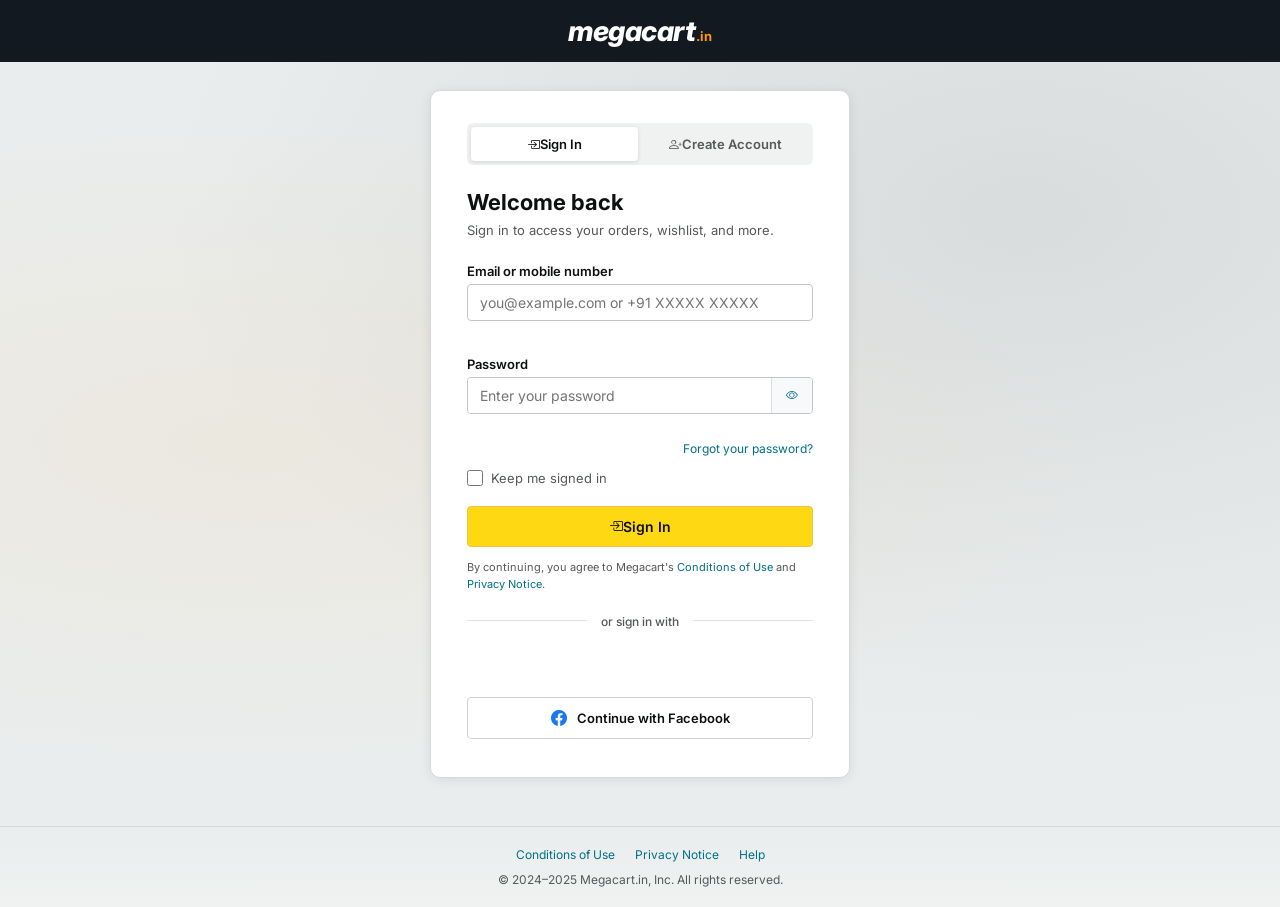
<file: login.html>
<!DOCTYPE html>
<html lang="en">

<head>
  <meta charset="UTF-8" />
  <meta name="viewport" content="width=device-width, initial-scale=1.0" />
  <title>Sign In – Megacart</title>
  <meta name="description" content="Sign in to your Megacart account or create a new account to start shopping." />

  <link href="https://cdn.jsdelivr.net/npm/bootstrap-icons@1.11.3/font/bootstrap-icons.min.css" rel="stylesheet" />
  <link href="https://fonts.googleapis.com/css2?family=Inter:wght@300;400;500;600;700;800&display=swap"
    rel="stylesheet" />
  <script src="https://accounts.google.com/gsi/client" async defer></script>

  <style>
    *,
    *::before,
    *::after {
      box-sizing: border-box;
      margin: 0;
      padding: 0;
    }

    html {
      scroll-behavior: smooth;
    }

    :root {
      --mc-dark: #131921;
      --mc-dark2: #232f3e;
      --mc-orange: #ff9900;
      --mc-orange-h: #f3a847;
      --mc-orange-dark: #e47911;
      --mc-white: #ffffff;
      --mc-bg: #eaeded;
      --mc-text: #0f1111;
      --mc-muted: #565959;
      --mc-border: #ddd;
      --mc-red: #cc0c39;
      --mc-green: #007600;
      --mc-blue: #007185;
      --mc-yellow: #ffd814;
      --mc-radius: 8px;
      --mc-shadow: 0 2px 8px rgba(0, 0, 0, .12);
      --mc-shadow-lg: 0 8px 48px rgba(0, 0, 0, .22);
      --mc-transition: all 0.22s ease;
    }

    body {
      font-family: 'Inter', 'Segoe UI', Arial, sans-serif;
      font-size: 14px;
      background: var(--mc-bg);
      color: var(--mc-text);
      min-height: 100vh;
      display: flex;
      flex-direction: column;
    }

    a {
      text-decoration: none;
      color: inherit;
    }

    button {
      cursor: pointer;
      font-family: inherit;
    }

    img {
      max-width: 100%;
      display: block;
    }

    input {
      font-family: inherit;
    }

    .auth-header {
      background: var(--mc-dark);
      display: flex;
      align-items: center;
      justify-content: center;
      padding: 14px 20px;
      box-shadow: 0 2px 6px rgba(0, 0, 0, .4);
    }

    .header-logo {
      display: flex;
      align-items: flex-end;
      gap: 1px;
      text-decoration: none;
    }

    .logo-text {
      font-size: 28px;
      font-weight: 800;
      color: var(--mc-white);
      letter-spacing: -0.5px;
      font-style: italic;
    }

    .logo-dot {
      font-size: 13px;
      color: var(--mc-orange);
      font-weight: 700;
      margin-bottom: 4px;
    }

    .auth-page-body {
      flex: 1;
      display: flex;
      align-items: flex-start;
      justify-content: center;
      padding: 28px 16px 48px;
      background:
        radial-gradient(ellipse at 20% 50%, rgba(255, 153, 0, 0.06) 0%, transparent 60%),
        radial-gradient(ellipse at 80% 20%, rgba(19, 25, 33, 0.08) 0%, transparent 60%),
        var(--mc-bg);
    }

    .auth-card {
      background: var(--mc-white);
      border-radius: 10px;
      border: 1px solid #d5d9d9;
      padding: 32px 36px 28px;
      width: 100%;
      max-width: 420px;
      box-shadow: 0 2px 12px rgba(0, 0, 0, .08);
      animation: cardIn 0.35s cubic-bezier(.4, 0, .2, 1) both;
    }

    @keyframes cardIn {
      from {
        opacity: 0;
        transform: translateY(18px) scale(.97);
      }

      to {
        opacity: 1;
        transform: translateY(0) scale(1);
      }
    }

    .auth-tabs {
      display: flex;
      border-radius: 6px;
      background: #f0f2f2;
      padding: 4px;
      margin-bottom: 24px;
      gap: 4px;
    }

    .auth-tab {
      flex: 1;
      padding: 9px 10px;
      border: none;
      border-radius: 4px;
      background: transparent;
      font-size: 13px;
      font-weight: 600;
      color: var(--mc-muted);
      transition: var(--mc-transition);
      text-align: center;
    }

    .auth-tab.active {
      background: var(--mc-white);
      color: var(--mc-text);
      box-shadow: 0 1px 4px rgba(0, 0, 0, .12);
    }

    .auth-tab:hover:not(.active) {
      color: var(--mc-text);
    }

    .auth-title {
      font-size: 22px;
      font-weight: 700;
      color: var(--mc-text);
      margin-bottom: 6px;
    }

    .auth-subtitle {
      font-size: 13px;
      color: var(--mc-muted);
      margin-bottom: 22px;
      line-height: 1.5;
    }

    .welcome-banner {
      display: none;
      flex-direction: column;
      align-items: center;
      text-align: center;
      gap: 14px;
      padding: 10px 0 24px;
      animation: cardIn 0.3s ease both;
    }

    .welcome-banner.visible {
      display: flex;
    }

    .welcome-avatar {
      width: 72px;
      height: 72px;
      border-radius: 50%;
      background: linear-gradient(135deg, var(--mc-dark2), var(--mc-orange));
      color: var(--mc-white);
      display: flex;
      align-items: center;
      justify-content: center;
      font-size: 32px;
      font-weight: 700;
      box-shadow: 0 4px 16px rgba(255, 153, 0, .3);
    }

    .welcome-name {
      font-size: 20px;
      font-weight: 700;
    }

    .welcome-email {
      font-size: 13px;
      color: var(--mc-muted);
    }

    .welcome-actions {
      display: flex;
      flex-direction: column;
      gap: 10px;
      width: 100%;
      margin-top: 8px;
    }

    .auth-view {
      display: none;
    }

    .auth-view.active {
      display: block;
      animation: fadeView 0.25s ease both;
    }

    @keyframes fadeView {
      from {
        opacity: 0;
        transform: translateX(8px);
      }

      to {
        opacity: 1;
        transform: translateX(0);
      }
    }

    .auth-field {
      display: flex;
      flex-direction: column;
      gap: 5px;
      margin-bottom: 14px;
    }

    .auth-field label {
      font-size: 13px;
      font-weight: 600;
      color: var(--mc-text);
    }

    .auth-input {
      padding: 9px 12px;
      border: 1px solid #c4c4c4;
      border-radius: 4px;
      font-size: 14px;
      color: var(--mc-text);
      background: var(--mc-white);
      width: 100%;
      transition: border-color 0.2s ease, box-shadow 0.2s ease;
    }

    .auth-input:focus {
      outline: none;
      border-color: #e77600;
      box-shadow: 0 0 0 3px rgba(231, 118, 0, .18);
    }

    .auth-input.error {
      border-color: var(--mc-red);
    }

    .auth-input.success {
      border-color: var(--mc-green);
    }

    .password-wrap {
      display: flex;
      align-items: stretch;
      border: 1px solid #c4c4c4;
      border-radius: 4px;
      overflow: hidden;
      transition: border-color 0.2s ease, box-shadow 0.2s ease;
    }

    .password-wrap:focus-within {
      border-color: #e77600;
      box-shadow: 0 0 0 3px rgba(231, 118, 0, .18);
    }

    .password-wrap.error {
      border-color: var(--mc-red);
    }

    .password-wrap .auth-input {
      border: none;
      flex: 1;
      border-radius: 0;
      box-shadow: none !important;
    }

    .toggle-pwd-btn {
      background: #f8f9fa;
      border: none;
      border-left: 1px solid #ddd;
      padding: 0 14px;
      font-size: 12px;
      font-weight: 700;
      color: var(--mc-blue);
      white-space: nowrap;
      transition: var(--mc-transition);
      flex-shrink: 0;
    }

    .toggle-pwd-btn:hover {
      background: #e8f4fd;
    }

    .strength-bar {
      display: flex;
      gap: 3px;
      margin-top: 4px;
    }

    .strength-segment {
      height: 4px;
      flex: 1;
      border-radius: 2px;
      background: #e0e0e0;
      transition: background 0.3s ease;
    }

    .strength-label {
      font-size: 11px;
      font-weight: 600;
      margin-top: 2px;
      min-height: 14px;
    }

    .strength-label.weak {
      color: var(--mc-red);
    }

    .strength-label.fair {
      color: #ff8c00;
    }

    .strength-label.good {
      color: #f0a500;
    }

    .strength-label.strong {
      color: var(--mc-green);
    }

    .field-error {
      font-size: 12px;
      color: var(--mc-red);
      min-height: 16px;
      display: flex;
      align-items: center;
      gap: 4px;
    }

    .field-error:not(:empty)::before {
      content: "⚠";
    }

    .auth-submit-btn {
      width: 100%;
      padding: 11px;
      background: var(--mc-yellow);
      border: 1px solid #f0c14b;
      border-radius: 4px;
      font-size: 14px;
      font-weight: 600;
      color: var(--mc-text);
      margin-top: 6px;
      transition: var(--mc-transition);
      position: relative;
      overflow: hidden;
    }

    .auth-submit-btn:hover {
      background: #f0c14b;
      box-shadow: 0 2px 8px rgba(0, 0, 0, .14);
    }

    .auth-submit-btn:active {
      transform: scale(.98);
    }

    .auth-submit-btn.loading {
      pointer-events: none;
      opacity: .8;
    }

    .auth-submit-btn .btn-spinner {
      display: none;
      width: 16px;
      height: 16px;
      border: 2px solid rgba(0, 0, 0, .3);
      border-top-color: var(--mc-text);
      border-radius: 50%;
      animation: spin 0.6s linear infinite;
      vertical-align: middle;
      margin-right: 6px;
    }

    .auth-submit-btn.loading .btn-spinner {
      display: inline-block;
    }

    @keyframes spin {
      to {
        transform: rotate(360deg);
      }
    }

    .auth-terms {
      font-size: 11px;
      color: var(--mc-muted);
      margin: 12px 0 16px;
      line-height: 1.6;
    }

    .auth-terms a {
      color: var(--mc-blue);
    }

    .auth-terms a:hover {
      text-decoration: underline;
      color: #c45500;
    }

    .auth-divider {
      text-align: center;
      position: relative;
      margin: 18px 0 14px;
    }

    .auth-divider::before {
      content: "";
      position: absolute;
      top: 50%;
      left: 0;
      right: 0;
      height: 1px;
      background: #e0e0e0;
    }

    .auth-divider span {
      background: var(--mc-white);
      padding: 0 14px;
      position: relative;
      font-size: 12px;
      color: var(--mc-muted);
      font-weight: 500;
    }

    .social-btn {
      width: 100%;
      padding: 10px;
      border: 1px solid #d0d0d0;
      border-radius: 4px;
      background: var(--mc-white);
      font-size: 13px;
      font-weight: 600;
      color: var(--mc-text);
      display: flex;
      align-items: center;
      justify-content: center;
      gap: 10px;
      margin-bottom: 10px;
      transition: var(--mc-transition);
    }

    .social-btn:hover {
      background: #f8f8f8;
      border-color: #aaa;
      box-shadow: 0 1px 4px rgba(0, 0, 0, .1);
    }

    .social-btn i {
      font-size: 16px;
    }

    .social-google i {
      color: #ea4335;
    }

    .social-facebook i {
      color: #1877f2;
    }

    .google-gsi-wrap {
      display: flex;
      justify-content: center;
      margin-bottom: 10px;
      min-height: 44px;
      align-items: center;
    }

    #googleFallbackBtn {
      display: none;
    }

    .forgot-link {
      display: block;
      text-align: right;
      font-size: 12px;
      color: var(--mc-blue);
      margin-bottom: 14px;
      margin-top: -8px;
    }

    .forgot-link:hover {
      text-decoration: underline;
      color: #c45500;
    }

    .btn-logout {
      width: 100%;
      padding: 10px;
      background: #f0f2f2;
      border: 1px solid #d5d9d9;
      border-radius: 4px;
      font-size: 14px;
      font-weight: 600;
      color: var(--mc-red);
      transition: var(--mc-transition);
    }

    .btn-logout:hover {
      background: #fff0f0;
      border-color: var(--mc-red);
    }

    .btn-shop {
      width: 100%;
      padding: 10px;
      background: var(--mc-yellow);
      border: 1px solid #f0c14b;
      border-radius: 4px;
      font-size: 14px;
      font-weight: 600;
      color: var(--mc-text);
      transition: var(--mc-transition);
      display: flex;
      align-items: center;
      justify-content: center;
      gap: 8px;
    }

    .btn-shop:hover {
      background: #f0c14b;
    }

    .remember-row {
      display: flex;
      align-items: center;
      gap: 8px;
      margin-bottom: 14px;
    }

    .remember-row input[type="checkbox"] {
      width: 16px;
      height: 16px;
      accent-color: var(--mc-orange);
      cursor: pointer;
    }

    .remember-row label {
      font-size: 13px;
      color: var(--mc-muted);
      cursor: pointer;
    }

    .auth-footer {
      background: linear-gradient(to bottom, transparent, #f0f2f2);
      border-top: 1px solid #d5d9d9;
      text-align: center;
      padding: 20px 16px;
      margin-top: auto;
    }

    .auth-footer-links {
      display: flex;
      justify-content: center;
      flex-wrap: wrap;
      gap: 6px 20px;
      margin-bottom: 10px;
    }

    .auth-footer-links a {
      font-size: 12px;
      color: var(--mc-blue);
      transition: var(--mc-transition);
    }

    .auth-footer-links a:hover {
      color: #c45500;
      text-decoration: underline;
    }

    .auth-footer-copy {
      font-size: 12px;
      color: var(--mc-muted);
    }

    .lp-toast {
      position: fixed;
      bottom: 24px;
      left: 50%;
      transform: translateX(-50%) translateY(60px);
      min-width: 280px;
      max-width: 90vw;
      background: #333;
      color: var(--mc-white);
      padding: 14px 22px;
      border-radius: 6px;
      font-size: 14px;
      font-weight: 500;
      z-index: 9999;
      opacity: 0;
      pointer-events: none;
      transition: opacity 0.35s ease, transform 0.35s ease;
      display: flex;
      align-items: center;
      gap: 10px;
      box-shadow: 0 4px 20px rgba(0, 0, 0, .25);
    }

    .lp-toast.show {
      opacity: 1;
      transform: translateX(-50%) translateY(0);
      pointer-events: all;
    }

    .lp-toast.success {
      border-left: 4px solid var(--mc-orange);
    }

    .lp-toast.error {
      border-left: 4px solid var(--mc-red);
    }

    .lp-toast i {
      font-size: 18px;
      flex-shrink: 0;
    }

    .lp-toast.success i {
      color: var(--mc-orange);
    }

    .lp-toast.error i {
      color: var(--mc-red);
    }

    .pwd-requirements {
      display: none;
      margin-top: 6px;
      padding: 10px 12px;
      background: #f8f9fa;
      border-radius: 4px;
      border: 1px solid #e5e5e5;
      gap: 4px;
      flex-direction: column;
    }

    .pwd-requirements.visible {
      display: flex;
    }

    .pwd-req-item {
      font-size: 12px;
      color: var(--mc-muted);
      display: flex;
      align-items: center;
      gap: 6px;
      transition: color 0.2s ease;
    }

    .pwd-req-item i {
      font-size: 13px;
      transition: color 0.2s ease;
    }

    .pwd-req-item.met {
      color: var(--mc-green);
    }

    .pwd-req-item.met i {
      color: var(--mc-green);
    }

    @media (max-width: 480px) {
      .auth-card {
        padding: 24px 20px 20px;
        border-radius: 0;
        border-left: none;
        border-right: none;
      }

      .auth-page-body {
        padding: 0 0 40px;
        background: var(--mc-white);
      }
    }
  </style>
</head>

<body>

  <header class="auth-header">
    <a href="index.html" class="header-logo">
      <span class="logo-text">megacart</span>
      <span class="logo-dot">.in</span>
    </a>
  </header>

  <main class="auth-page-body">
    <div class="auth-card">

      <!-- Logged-in Welcome Banner -->
      <div class="welcome-banner" id="welcomeBanner">
        <div class="welcome-avatar" id="welcomeAvatar">U</div>
        <div>
          <p class="welcome-name" id="welcomeName">User</p>
          <p class="welcome-email" id="welcomeEmail"></p>
        </div>
        <div class="welcome-actions">
          <a href="index.html" class="btn-shop"><i class="bi bi-shop"></i> Continue Shopping</a>
          <button class="btn-logout" id="logoutBtnPage"><i class="bi bi-box-arrow-right me-2"></i>Sign Out</button>
        </div>
      </div>

      <!-- Auth Forms -->
      <div id="authForms">
        <div class="auth-tabs" role="tablist">
          <button class="auth-tab active" id="tabLogin" role="tab" aria-selected="true" aria-controls="loginView">
            <i class="bi bi-box-arrow-in-right me-1"></i>Sign In
          </button>
          <button class="auth-tab" id="tabRegister" role="tab" aria-selected="false" aria-controls="registerView">
            <i class="bi bi-person-plus me-1"></i>Create Account
          </button>
        </div>

        <!-- LOGIN VIEW -->
        <div class="auth-view active" id="loginView" role="tabpanel">
          <h1 class="auth-title">Welcome back</h1>
          <p class="auth-subtitle">Sign in to access your orders, wishlist, and more.</p>

          <form id="loginForm" novalidate>
            <div class="auth-field">
              <label for="loginEmail">Email or mobile number</label>
              <input type="text" id="loginEmail" class="auth-input" placeholder="you@example.com or +91 XXXXX XXXXX"
                autocomplete="email" inputmode="email" />
              <span class="field-error" id="loginEmailError"></span>
            </div>
            <div class="auth-field">
              <label for="loginPassword">Password</label>
              <div class="password-wrap" id="loginPwdWrap">
                <input type="password" id="loginPassword" class="auth-input" placeholder="Enter your password"
                  autocomplete="current-password" />
                <button type="button" class="toggle-pwd-btn" data-target="loginPassword"
                  aria-label="Toggle password visibility"><i class="bi bi-eye"></i></button>
              </div>
              <span class="field-error" id="loginPasswordError"></span>
            </div>
            <a href="#" class="forgot-link" id="forgotLink">Forgot your password?</a>
            <div class="remember-row">
              <input type="checkbox" id="rememberMe" />
              <label for="rememberMe">Keep me signed in</label>
            </div>
            <button type="submit" class="auth-submit-btn" id="loginSubmitBtn">
              <span class="btn-spinner"></span>
              <i class="bi bi-box-arrow-in-right me-1"></i>Sign In
            </button>
            <p class="auth-terms">By continuing, you agree to Megacart's <a href="#">Conditions of Use</a> and <a
                href="#">Privacy Notice</a>.</p>
          </form>

          <div class="auth-divider"><span>or sign in with</span></div>
          <div class="google-gsi-wrap">
            <div id="googleSignInBtn"></div>
          </div>
          <button class="social-btn social-google" id="googleFallbackBtn"><i class="bi bi-google"></i> Continue with
            Google</button>
          <button class="social-btn social-facebook" id="facebookLoginBtn"><i class="bi bi-facebook"></i> Continue with
            Facebook</button>
        </div>

        <!-- REGISTER VIEW -->
        <div class="auth-view" id="registerView" role="tabpanel">
          <h1 class="auth-title">Create account</h1>
          <p class="auth-subtitle">Join millions of happy shoppers on Megacart.</p>

          <form id="registerForm" novalidate>
            <div class="auth-field">
              <label for="regName">Your full name</label>
              <input type="text" id="regName" class="auth-input" placeholder="First and last name"
                autocomplete="name" />
              <span class="field-error" id="regNameError"></span>
            </div>
            <div class="auth-field">
              <label for="regEmail">Mobile number or email</label>
              <input type="text" id="regEmail" class="auth-input" placeholder="you@example.com or +91 XXXXX XXXXX"
                autocomplete="email" inputmode="email" />
              <span class="field-error" id="regEmailError"></span>
            </div>
            <div class="auth-field">
              <label for="regPassword">Password</label>
              <div class="password-wrap" id="regPwdWrap">
                <input type="password" id="regPassword" class="auth-input" placeholder="At least 6 characters"
                  autocomplete="new-password" />
                <button type="button" class="toggle-pwd-btn" data-target="regPassword"
                  aria-label="Toggle password visibility"><i class="bi bi-eye"></i></button>
              </div>
              <div class="strength-bar" id="strengthBar">
                <div class="strength-segment" id="seg1"></div>
                <div class="strength-segment" id="seg2"></div>
                <div class="strength-segment" id="seg3"></div>
                <div class="strength-segment" id="seg4"></div>
              </div>
              <span class="strength-label" id="strengthLabel"></span>
              <div class="pwd-requirements" id="pwdRequirements">
                <div class="pwd-req-item" id="req-length"><i class="bi bi-x-circle-fill"></i> At least 6 characters
                </div>
                <div class="pwd-req-item" id="req-upper"><i class="bi bi-x-circle-fill"></i> One uppercase letter</div>
                <div class="pwd-req-item" id="req-number"><i class="bi bi-x-circle-fill"></i> One number</div>
              </div>
              <span class="field-error" id="regPasswordError"></span>
            </div>
            <div class="auth-field">
              <label for="regConfirm">Re-enter password</label>
              <div class="password-wrap" id="regConfirmWrap">
                <input type="password" id="regConfirm" class="auth-input" placeholder="Repeat your password"
                  autocomplete="new-password" />
                <button type="button" class="toggle-pwd-btn" data-target="regConfirm"
                  aria-label="Toggle confirm password visibility"><i class="bi bi-eye"></i></button>
              </div>
              <span class="field-error" id="regConfirmError"></span>
            </div>
            <button type="submit" class="auth-submit-btn" id="registerSubmitBtn">
              <span class="btn-spinner"></span>
              <i class="bi bi-person-check me-1"></i>Create your Megacart account
            </button>
            <p class="auth-terms">By creating an account, you agree to Megacart's <a href="#">Conditions of Use</a> and
              <a href="#">Privacy Notice</a>.
            </p>
          </form>

          <div class="auth-divider"><span>or sign up with</span></div>
          <div class="google-gsi-wrap">
            <div id="googleSignUpBtn"></div>
          </div>
          <button class="social-btn social-google" id="googleSignUpFallbackBtn" style="display:none"><i
              class="bi bi-google"></i> Sign up with Google</button>
          <button class="social-btn social-facebook" id="facebookRegBtn"><i class="bi bi-facebook"></i> Sign up with
            Facebook</button>
        </div>
      </div>
    </div>
  </main>

  <footer class="auth-footer">
    <div class="auth-footer-links">
      <a href="#">Conditions of Use</a>
      <a href="#">Privacy Notice</a>
      <a href="#">Help</a>
    </div>
    <p class="auth-footer-copy">&copy; 2024–2025 Megacart.in, Inc. All rights reserved.</p>
  </footer>

  <div class="lp-toast" id="pageToast">
    <i class="bi bi-check-circle-fill"></i>
    <span id="pageToastMsg"></span>
  </div>

  <!-- DB layer loads first, then login logic -->
  <script src="db.js"></script>
  <script>
    /* ──────────────────────────────────────────────────────
       CONSTANTS & STATE
    ────────────────────────────────────────────────────── */
    const AUTH_KEY = "megacart_user_v1";
    const USERS_KEY = "megacart_users_v1";

    /* ──────────────────────────────────────────────────────
       STORAGE HELPERS  (delegated to MegacartDB)
    ────────────────────────────────────────────────────── */
    function getUser() { return MegacartDB.session.get(); }
    function saveUser(user) { MegacartDB.session.set(user); }
    function clearUser() { MegacartDB.session.clear(); }
    function getUsers() { return JSON.parse(localStorage.getItem(USERS_KEY) || '[]'); }
    function saveUsers(users) { localStorage.setItem(USERS_KEY, JSON.stringify(users)); }

    /* ──────────────────────────────────────────────────────
       TOAST
    ────────────────────────────────────────────────────── */
    function showToast(msg, type = "success") {
      const el = document.getElementById("pageToast");
      const txt = document.getElementById("pageToastMsg");
      const ico = el.querySelector("i");
      txt.textContent = msg;
      el.className = "lp-toast " + type + " show";
      ico.className = type === "success" ? "bi bi-check-circle-fill" : "bi bi-exclamation-circle-fill";
      clearTimeout(el._t);
      el._t = setTimeout(() => el.classList.remove("show"), 3200);
    }

    /* ──────────────────────────────────────────────────────
       REDIRECT HELPER
    ────────────────────────────────────────────────────── */
    function getRedirectTarget() {
      const params = new URLSearchParams(window.location.search);
      return params.get('redirect') || 'index.html';
    }

    /* ──────────────────────────────────────────────────────
       AUTH UI STATE
    ────────────────────────────────────────────────────── */
    function renderAuthState() {
      const user = getUser();
      const banner = document.getElementById('welcomeBanner');
      const authForms = document.getElementById('authForms');

      if (user) {
        window.location.replace(getRedirectTarget());
      } else {
        banner.classList.remove('visible');
        authForms.style.display = 'block';
      }
    }

    /* ──────────────────────────────────────────────────────
       TABS
    ────────────────────────────────────────────────────── */
    const tabLogin = document.getElementById("tabLogin");
    const tabRegister = document.getElementById("tabRegister");
    const loginView = document.getElementById("loginView");
    const registerView = document.getElementById("registerView");

    function switchTab(tab) {
      if (tab === "login") {
        tabLogin.classList.add("active"); tabRegister.classList.remove("active");
        loginView.classList.add("active"); registerView.classList.remove("active");
        tabLogin.setAttribute("aria-selected", "true");
        tabRegister.setAttribute("aria-selected", "false");
        clearErrors();
        setTimeout(() => document.getElementById("loginEmail")?.focus(), 50);
      } else {
        tabRegister.classList.add("active"); tabLogin.classList.remove("active");
        registerView.classList.add("active"); loginView.classList.remove("active");
        tabRegister.setAttribute("aria-selected", "true");
        tabLogin.setAttribute("aria-selected", "false");
        clearErrors();
        setTimeout(() => document.getElementById("regName")?.focus(), 50);
      }
    }

    tabLogin.addEventListener("click", () => switchTab("login"));
    tabRegister.addEventListener("click", () => switchTab("register"));

    /* ──────────────────────────────────────────────────────
       VALIDATION HELPERS
    ────────────────────────────────────────────────────── */
    function clearErrors() {
      document.querySelectorAll(".field-error").forEach(el => el.textContent = "");
      document.querySelectorAll(".auth-input").forEach(el => el.classList.remove("error", "success"));
      document.querySelectorAll(".password-wrap").forEach(el => el.classList.remove("error"));
    }

    function setError(inputId, wrapId, errorId, msg) {
      const input = document.getElementById(inputId);
      const wrap = wrapId ? document.getElementById(wrapId) : null;
      const err = document.getElementById(errorId);
      if (wrap) wrap.classList.add("error");
      else if (input) input.classList.add("error");
      if (err) err.textContent = msg;
      return false;
    }

    function isValidContact(v) {
      return /^[^\s@]+@[^\s@]+\.[^\s@]+$/.test(v) ||
        /^[6-9]\d{9}$/.test(v.replace(/[\s\-+]/g, ""));
    }

    /* ──────────────────────────────────────────────────────
       PASSWORD STRENGTH METER
    ────────────────────────────────────────────────────── */
    const COLORS = ["#cc0c39", "#ff8c00", "#f0a500", "#007600"];
    const LABELS = ["Weak", "Fair", "Good", "Strong"];

    function getStrength(pwd) {
      let score = 0;
      if (pwd.length >= 6) score++;
      if (pwd.length >= 10) score++;
      if (/[A-Z]/.test(pwd)) score++;
      if (/[0-9]/.test(pwd)) score++;
      if (/[^A-Za-z0-9]/.test(pwd)) score++;
      return Math.min(Math.ceil(score * 4 / 5), 4);
    }

    function updateStrength(pwd) {
      const segs = ["seg1", "seg2", "seg3", "seg4"].map(id => document.getElementById(id));
      const label = document.getElementById("strengthLabel");
      const req = document.getElementById("pwdRequirements");
      if (!pwd) { segs.forEach(s => s.style.background = "#e0e0e0"); label.textContent = ""; label.className = "strength-label"; req.classList.remove("visible"); return; }
      req.classList.add("visible");
      const strength = getStrength(pwd);
      const color = COLORS[strength - 1] || "#e0e0e0";
      segs.forEach((s, i) => { s.style.background = i < strength ? color : "#e0e0e0"; });
      label.textContent = LABELS[strength - 1] || "";
      label.className = "strength-label " + ["", "weak", "fair", "good", "strong"][strength];
      toggleReq(document.getElementById("req-length"), pwd.length >= 6);
      toggleReq(document.getElementById("req-upper"), /[A-Z]/.test(pwd));
      toggleReq(document.getElementById("req-number"), /[0-9]/.test(pwd));
    }

    function toggleReq(el, met) {
      if (!el) return;
      el.classList.toggle("met", met);
      el.querySelector("i").className = met ? "bi bi-check-circle-fill" : "bi bi-x-circle-fill";
    }

    document.getElementById("regPassword").addEventListener("input", e => { updateStrength(e.target.value); });

    /* ──────────────────────────────────────────────────────
       PASSWORD SHOW / HIDE
    ────────────────────────────────────────────────────── */
    document.querySelectorAll(".toggle-pwd-btn").forEach(btn => {
      btn.addEventListener("click", () => {
        const input = document.getElementById(btn.dataset.target);
        if (!input) return;
        const isHidden = input.type === "password";
        input.type = isHidden ? "text" : "password";
        btn.querySelector("i").className = isHidden ? "bi bi-eye-slash" : "bi bi-eye";
        btn.setAttribute("aria-label", isHidden ? "Hide password" : "Show password");
      });
    });

    /* ──────────────────────────────────────────────────────
       SUBMIT LOADING STATE
    ────────────────────────────────────────────────────── */
    function setLoading(btnId, on) {
      const btn = document.getElementById(btnId);
      if (btn) btn.classList.toggle("loading", on);
    }

    /* ──────────────────────────────────────────────────────
       LOGIN HANDLER  — uses MegacartDB
    ────────────────────────────────────────────────────── */
    document.getElementById("loginForm").addEventListener("submit", async function (e) {
      e.preventDefault();
      clearErrors();

      const email = document.getElementById("loginEmail").value.trim();
      const password = document.getElementById("loginPassword").value;
      let valid = true;

      if (!email) { setError("loginEmail", null, "loginEmailError", "Enter your email or mobile number."); valid = false; }
      else if (!isValidContact(email)) { setError("loginEmail", null, "loginEmailError", "Enter a valid email or 10-digit mobile number."); valid = false; }
      if (!password) { setError("loginPassword", "loginPwdWrap", "loginPasswordError", "Enter your password."); valid = false; }
      else if (password.length < 6) { setError("loginPassword", "loginPwdWrap", "loginPasswordError", "Minimum 6 characters required."); valid = false; }
      if (!valid) return;

      setLoading("loginSubmitBtn", true);
      await new Promise(r => setTimeout(r, 700));

      // Use MegacartDB to validate credentials
      const result = MegacartDB.users.login(email, password);

      if (!result.ok) {
        setLoading("loginSubmitBtn", false);
        setError("loginPassword", "loginPwdWrap", "loginPasswordError", result.message);
        document.getElementById("loginPassword").value = "";
        return;
      }

      MegacartDB.session.set(result.user);
      setLoading('loginSubmitBtn', false);
      document.getElementById('loginEmail').classList.add('success');
      showToast(`Welcome back, ${result.user.name.split(' ')[0]}! 🎉 Redirecting...`, 'success');
      setTimeout(() => { window.location.replace(getRedirectTarget()); }, 900);
    });

    /* ──────────────────────────────────────────────────────
       REGISTER HANDLER  — uses MegacartDB
    ────────────────────────────────────────────────────── */
    document.getElementById("registerForm").addEventListener("submit", async function (e) {
      e.preventDefault();
      clearErrors();

      const name = document.getElementById("regName").value.trim();
      const email = document.getElementById("regEmail").value.trim();
      const password = document.getElementById("regPassword").value;
      const confirm = document.getElementById("regConfirm").value;
      let valid = true;

      if (!name || name.length < 2) { setError("regName", null, "regNameError", "Enter your name (at least 2 characters)."); valid = false; }
      if (!email) { setError("regEmail", null, "regEmailError", "Enter your mobile number or email."); valid = false; }
      else if (!isValidContact(email)) { setError("regEmail", null, "regEmailError", "Enter a valid email or 10-digit mobile number."); valid = false; }
      if (!password || password.length < 6) { setError("regPassword", "regPwdWrap", "regPasswordError", "Password must be at least 6 characters."); valid = false; }
      if (!confirm) { setError("regConfirm", "regConfirmWrap", "regConfirmError", "Please re-enter your password."); valid = false; }
      else if (password !== confirm) { setError("regConfirm", "regConfirmWrap", "regConfirmError", "Passwords do not match."); valid = false; }
      if (!valid) return;

      setLoading("registerSubmitBtn", true);
      await new Promise(r => setTimeout(r, 800));

      // Use MegacartDB to register
      const result = MegacartDB.users.register({ name, email, phone: '', password });

      if (!result.ok) {
        setLoading("registerSubmitBtn", false);
        setError("regEmail", null, "regEmailError", result.message);
        return;
      }

      MegacartDB.session.set(result.user);
      setLoading("registerSubmitBtn", false);
      showToast(`Welcome to Megacart, ${name.split(" ")[0]}! Account created. 🎉 Redirecting...`, "success");
      setTimeout(() => { window.location.replace(getRedirectTarget()); }, 900);
    });

    /* ──────────────────────────────────────────────────────
       LOGOUT
    ────────────────────────────────────────────────────── */
    document.getElementById('logoutBtnPage').addEventListener('click', () => {
      MegacartDB.session.clear();
      showToast("You've been signed out.", 'success');
      setTimeout(() => renderAuthState(), 600);
    });

    /* ──────────────────────────────────────────────────────
       FORGOT PASSWORD
    ────────────────────────────────────────────────────── */
    document.getElementById("forgotLink").addEventListener("click", e => {
      e.preventDefault();
      const email = document.getElementById("loginEmail").value.trim();
      if (!email) { document.getElementById("loginEmail").focus(); showToast("Please enter your email first, then click Forgot Password.", "error"); return; }
      if (!isValidContact(email)) { showToast("Enter a valid email address to reset your password.", "error"); return; }
      showToast(`Password reset link sent to ${email}! (Demo only)`, "success");
    });

    /* ──────────────────────────────────────────────────────
       GOOGLE IDENTITY SERVICES
    ────────────────────────────────────────────────────── */
    const GOOGLE_CLIENT_ID = "183250096092-9n01evqld30b80q32oq2rjiqgchpu23h.apps.googleusercontent.com";

    function decodeJwt(token) {
      try {
        const base64Url = token.split(".")[1];
        const base64 = base64Url.replace(/-/g, "+").replace(/_/g, "/");
        const json = decodeURIComponent(atob(base64).split("").map(c => "%" + ("00" + c.charCodeAt(0).toString(16)).slice(-2)).join(""));
        return JSON.parse(json);
      } catch { return null; }
    }

    function handleGoogleCredential(response) {
      const payload = decodeJwt(response.credential);
      if (!payload) { showToast("Google sign-in failed. Please try again.", "error"); return; }

      const result = MegacartDB.users.loginWithGoogle({
        name: payload.name || payload.email.split("@")[0],
        email: payload.email,
        picture: payload.picture || "",
        googleId: payload.sub,
      });

      MegacartDB.session.set(result.user);
      showToast(`Welcome, ${result.user.name.split(" ")[0]}! 🎉 Signing you in with Google...`, "success");
      setTimeout(() => window.location.replace(getRedirectTarget()), 1200);
    }

    function initGoogleSignIn() {
      if (typeof google === "undefined" || !google.accounts) {
        const fb = document.getElementById("googleFallbackBtn");
        const fb2 = document.getElementById("googleSignUpFallbackBtn");
        if (fb) { fb.style.display = ""; fb.addEventListener("click", () => showToast("Google Sign-In unavailable. Check your internet connection.", "error")); }
        if (fb2) { fb2.style.display = ""; fb2.addEventListener("click", () => showToast("Google Sign-In unavailable. Check your internet connection.", "error")); }
        return;
      }
      if (GOOGLE_CLIENT_ID.startsWith("YOUR_GOOGLE_CLIENT_ID")) {
        ["googleFallbackBtn", "googleSignUpFallbackBtn"].forEach(id => {
          const btn = document.getElementById(id);
          if (!btn) return;
          btn.style.display = "";
          btn.addEventListener("click", () => showToast("Google Client ID not configured.", "error"));
        });
        const s1 = document.getElementById("googleSignInBtn");
        const s2 = document.getElementById("googleSignUpBtn");
        if (s1) s1.parentElement.style.display = "none";
        if (s2) s2.parentElement.style.display = "none";
        return;
      }
      google.accounts.id.initialize({ client_id: GOOGLE_CLIENT_ID, callback: handleGoogleCredential, auto_select: false, cancel_on_tap_outside: true });
      const opts = { type: "standard", theme: "outline", size: "large", text: "continue_with", shape: "rectangular", width: 348 };
      const loginTarget = document.getElementById("googleSignInBtn");
      const signupTarget = document.getElementById("googleSignUpBtn");
      if (loginTarget) google.accounts.id.renderButton(loginTarget, opts);
      if (signupTarget) google.accounts.id.renderButton(signupTarget, { ...opts, text: "signup_with" });
      google.accounts.id.prompt();
    }

    if (document.readyState === "complete") { initGoogleSignIn(); }
    else { window.addEventListener("load", initGoogleSignIn); }

    /* ──────────────────────────────────────────────────────
       FACEBOOK (PLACEHOLDER)
    ────────────────────────────────────────────────────── */
    ["facebookLoginBtn", "facebookRegBtn"].forEach(id => {
      const btn = document.getElementById(id);
      if (btn) btn.addEventListener("click", () => showToast("Facebook sign-in requires an App ID.", "error"));
    });

    /* ──────────────────────────────────────────────────────
       REAL-TIME FIELD VALIDATION
    ────────────────────────────────────────────────────── */
    ["loginEmail", "loginPassword", "regName", "regEmail", "regPassword", "regConfirm"].forEach(id => {
      const el = document.getElementById(id);
      if (!el) return;
      el.addEventListener("input", () => {
        el.classList.remove("error");
        const wrap = el.parentElement;
        if (wrap.classList.contains("password-wrap")) wrap.classList.remove("error");
      });
    });

    document.getElementById("regConfirm").addEventListener("input", function () {
      const pwd = document.getElementById("regPassword").value;
      const confirm = this.value;
      const wrap = document.getElementById("regConfirmWrap");
      const err = document.getElementById("regConfirmError");
      if (confirm && pwd && confirm !== pwd) { wrap.classList.add("error"); err.textContent = "Passwords do not match."; }
      else { wrap.classList.remove("error"); err.textContent = ""; if (confirm && pwd === confirm) this.classList.add("success"); }
    });

    /* ──────────────────────────────────────────────────────
       INIT
    ────────────────────────────────────────────────────── */
    renderAuthState();
    const urlMode = new URLSearchParams(window.location.search).get("mode");
    if (urlMode === "register") switchTab("register");
  </script>
</body>

</html>
</file>
<file: style.css>
/* =====================================================
   Megacart – style.css
   Amazon-inspired theme
   ===================================================== */

:root {
  --mc-dark:        #131921;
  --mc-dark2:       #232f3e;
  --mc-orange:      #ff9900;
  --mc-orange-h:    #f3a847;
  --mc-orange-dark: #e47911;
  --mc-white:       #ffffff;
  --mc-bg:          #eaeded;
  --mc-card-bg:     #ffffff;
  --mc-text:        #0f1111;
  --mc-muted:       #565959;
  --mc-border:      #ddd;
  --mc-red:         #cc0c39;
  --mc-green:       #007600;
  --mc-blue:        #007185;
  --mc-yellow:      #ffd814;
  --mc-radius:      8px;
  --mc-shadow:      0 2px 8px rgba(0,0,0,.12);
  --mc-shadow-lg:   0 4px 20px rgba(0,0,0,.18);
  --mc-transition:  all 0.22s ease;
}

*, *::before, *::after { box-sizing: border-box; margin: 0; padding: 0; }
html { scroll-behavior: smooth; }
body { font-family: 'Segoe UI', Arial, sans-serif; font-size: 14px; line-height: 1.5; background: var(--mc-bg); color: var(--mc-text); overflow-x: hidden; }
a { text-decoration: none; color: inherit; }
img { max-width: 100%; display: block; }
button { cursor: pointer; }
ul { list-style: none; padding: 0; margin: 0; }
::-webkit-scrollbar { width: 6px; height: 6px; }
::-webkit-scrollbar-track { background: #f0f0f0; }
::-webkit-scrollbar-thumb { background: #bbb; border-radius: 3px; }
::-webkit-scrollbar-thumb:hover { background: #888; }

.navbar-top { background: var(--mc-dark); position: sticky; top: 0; z-index: 1000; box-shadow: 0 2px 6px rgba(0,0,0,.4); }
.nav-top-inner { display: flex; align-items: center; gap: 6px; padding: 8px 12px; max-width: 1600px; margin: 0 auto; }
.nav-logo { display: flex; align-items: flex-end; border: 2px solid transparent; padding: 4px 6px; border-radius: 3px; text-decoration: none; flex-shrink: 0; transition: var(--mc-transition); white-space: nowrap; }
.nav-logo:hover { border-color: var(--mc-white); }
.logo-text { font-size: 22px; font-weight: 800; color: var(--mc-white); letter-spacing: -0.5px; font-style: italic; }
.logo-dot { font-size: 11px; color: var(--mc-orange); font-weight: 700; margin-bottom: 3px; }
.nav-delivery { display: flex; align-items: center; gap: 4px; border: 2px solid transparent; padding: 4px 6px; border-radius: 3px; transition: var(--mc-transition); flex-shrink: 0; }
.nav-delivery:hover { border-color: var(--mc-white); }
.delivery-icon { color: var(--mc-white); font-size: 15px; }
.delivery-text { display: flex; flex-direction: column; }
.deliver-to { font-size: 11px; color: #ccc; }
.deliver-loc { font-size: 13px; font-weight: 700; color: var(--mc-white); white-space: nowrap; }
.nav-search { flex: 1; display: flex; border-radius: 4px; overflow: hidden; min-width: 0; max-width: 720px; height: 40px; }
.search-category { background: #f3f3f3; border: none; padding: 0 10px; font-size: 12px; color: var(--mc-text); border-right: 1px solid #ccc; cursor: pointer; flex-shrink: 0; max-width: 120px; }
.search-category:focus { outline: none; }
.search-field { flex: 1; border: none; padding: 0 14px; font-size: 15px; background: var(--mc-white); min-width: 0; }
.search-field:focus { outline: none; }
.search-btn { background: var(--mc-orange); border: none; padding: 0 16px; font-size: 18px; color: var(--mc-text); flex-shrink: 0; transition: var(--mc-transition); }
.search-btn:hover { background: var(--mc-orange-h); }
.nav-account, .nav-orders { flex-shrink: 0; border: 2px solid transparent; padding: 4px 6px; border-radius: 3px; transition: var(--mc-transition); }
.nav-account:hover, .nav-orders:hover { border-color: var(--mc-white); }
.nav-link-item { display: flex; flex-direction: column; color: var(--mc-white); text-decoration: none; }
.nav-label { font-size: 11px; color: #ccc; }
.nav-bold { font-size: 13px; font-weight: 700; color: var(--mc-white); white-space: nowrap; }
.nav-cart { display: flex; align-items: flex-end; gap: 3px; padding: 4px 8px; border: 2px solid transparent; border-radius: 3px; cursor: pointer; transition: var(--mc-transition); flex-shrink: 0; position: relative; }
.nav-cart:hover { border-color: var(--mc-white); }
.cart-icon { font-size: 28px; color: var(--mc-white); }
.cart-count { position: absolute; top: 0; left: 22px; background: var(--mc-orange); color: var(--mc-text); font-size: 12px; font-weight: 800; min-width: 20px; height: 20px; border-radius: 50%; display: flex; align-items: center; justify-content: center; line-height: 1; }
.hamburger-btn { background: transparent; border: 2px solid transparent; color: var(--mc-white); font-size: 26px; border-radius: 3px; padding: 2px 6px; margin-left: auto; transition: var(--mc-transition); }
.hamburger-btn:hover { border-color: var(--mc-white); }
.nav-logout-btn { display: flex; align-items: center; gap: 6px; background: transparent; border: 2px solid #cc0c39; color: #ff6b6b; font-size: 13px; font-weight: 700; padding: 6px 12px; border-radius: 4px; cursor: pointer; flex-shrink: 0; transition: var(--mc-transition); white-space: nowrap; letter-spacing: 0.3px; }
.nav-logout-btn i { font-size: 16px; }
.nav-logout-btn:hover { background: #cc0c39; color: var(--mc-white); box-shadow: 0 0 12px rgba(204,12,57,0.5); transform: translateY(-1px); }
.nav-logout-btn:active { transform: translateY(0); }
@media (max-width: 768px) { .nav-logout-text { display: none; } .nav-logout-btn { padding: 6px 8px; border-width: 1px; } }

.navbar-secondary { background: var(--mc-dark2); overflow-x: auto; scrollbar-width: none; }
.navbar-secondary::-webkit-scrollbar { display: none; }
.secondary-inner { display: flex; align-items: center; gap: 0; max-width: 1600px; margin: 0 auto; padding: 0 8px; white-space: nowrap; }
.sec-nav-link { color: var(--mc-white); font-size: 13px; font-weight: 500; padding: 8px 14px; border: 2px solid transparent; border-radius: 3px; display: inline-block; transition: var(--mc-transition); }
.sec-nav-link:hover, .sec-nav-link.active { border-color: var(--mc-white); color: var(--mc-white); }
.sec-nav-all { font-weight: 700; }
.prime-link { color: #00a8e0; }
.prime-link:hover { color: #00a8e0; border-color: #00a8e0; }

.mobile-menu { background: var(--mc-dark); display: none; flex-direction: column; border-top: 1px solid #333; max-height: 0; overflow: hidden; transition: max-height 0.3s ease; }
.mobile-menu.open { display: flex; max-height: 500px; }
.mobile-menu-link { color: var(--mc-white); padding: 12px 20px; font-size: 14px; border-bottom: 1px solid #333; transition: var(--mc-transition); }
.mobile-menu-link:hover { background: #2a2a2a; color: var(--mc-orange); }

.cart-overlay { position: fixed; inset: 0; background: rgba(0,0,0,.55); z-index: 1050; opacity: 0; pointer-events: none; transition: opacity 0.3s ease; }
.cart-overlay.active { opacity: 1; pointer-events: all; }
.cart-panel { position: fixed; top: 0; right: 0; width: min(420px, 100vw); height: 100%; background: var(--mc-white); z-index: 1100; display: flex; flex-direction: column; transform: translateX(100%); transition: transform 0.35s cubic-bezier(.4,0,.2,1); box-shadow: -4px 0 24px rgba(0,0,0,.2); }
.cart-panel.open { transform: translateX(0); }
.cart-panel-header { display: flex; align-items: center; justify-content: space-between; padding: 14px 20px; background: #232f3e; color: var(--mc-white); }
.cart-panel-header h2 { font-size: 18px; font-weight: 700; }
.cart-close-btn { background: transparent; border: none; color: var(--mc-white); font-size: 20px; padding: 4px; transition: var(--mc-transition); }
.cart-close-btn:hover { color: var(--mc-orange); transform: rotate(90deg); }
.cart-panel-body { flex: 1; overflow-y: auto; padding: 12px 16px; }
.cart-empty { display: flex; flex-direction: column; align-items: center; justify-content: center; height: 100%; gap: 8px; color: var(--mc-muted); text-align: center; padding: 40px 20px; }
.cart-empty i { font-size: 64px; color: #ccc; }
.cart-empty p { font-size: 18px; font-weight: 600; color: var(--mc-text); }
.cart-empty span { font-size: 13px; }
.cart-item { display: flex; gap: 12px; padding: 14px 0; border-bottom: 1px solid #eee; }
.cart-item-img { width: 72px; height: 72px; object-fit: contain; border-radius: 4px; border: 1px solid #eee; flex-shrink: 0; background: #fafafa; }
.cart-item-info { flex: 1; min-width: 0; }
.cart-item-name { font-size: 13px; font-weight: 500; color: var(--mc-text); display: -webkit-box; -webkit-line-clamp: 2; line-clamp: 2; -webkit-box-orient: vertical; overflow: hidden; margin-bottom: 4px; }
.cart-item-price { font-size: 16px; font-weight: 700; color: var(--mc-text); margin-bottom: 8px; }
.cart-item-controls { display: flex; align-items: center; gap: 8px; }
.cart-qty-btn { background: #f0f2f2; border: 1px solid var(--mc-border); border-radius: 3px; width: 28px; height: 28px; font-size: 16px; font-weight: 600; color: var(--mc-text); display: flex; align-items: center; justify-content: center; transition: var(--mc-transition); }
.cart-qty-btn:hover { background: var(--mc-orange); border-color: var(--mc-orange-dark); color: var(--mc-text); }
.cart-qty-display { font-size: 14px; font-weight: 700; min-width: 24px; text-align: center; }
.cart-remove-btn { background: transparent; border: none; color: var(--mc-blue); font-size: 12px; padding: 0; margin-left: 4px; transition: var(--mc-transition); }
.cart-remove-btn:hover { color: var(--mc-red); text-decoration: underline; }
.cart-panel-footer { padding: 16px 20px; border-top: 1px solid #eee; background: #fafafa; }
.cart-subtotal { display: flex; justify-content: space-between; align-items: center; font-size: 14px; margin-bottom: 12px; }
.cart-subtotal strong { font-size: 18px; font-weight: 700; }
.btn-checkout { width: 100%; background: var(--mc-yellow); border: 1px solid #fcd200; border-radius: 20px; padding: 10px; font-size: 14px; font-weight: 600; color: var(--mc-text); transition: var(--mc-transition); }
.btn-checkout:hover { background: #f7ca00; }

.mc-toast { position: fixed; bottom: 24px; right: 24px; background: #333; color: var(--mc-white); padding: 12px 20px; border-radius: 4px; font-size: 14px; z-index: 2000; box-shadow: var(--mc-shadow-lg); transform: translateY(40px); opacity: 0; pointer-events: none; transition: opacity 0.3s ease, transform 0.3s ease; max-width: 320px; }
.mc-toast.show { opacity: 1; transform: translateY(0); pointer-events: all; }
.mc-toast.success { border-left: 4px solid var(--mc-orange); }
.mc-toast.error   { border-left: 4px solid var(--mc-red); }

.hero-section { background: var(--mc-dark); }
#heroCarousel { max-height: 400px; overflow: hidden; }
.carousel-item { max-height: 400px; }
.hero-slide { height: 400px; display: flex; align-items: center; padding: 40px 60px; position: relative; overflow: hidden; }
.slide-1 { background: linear-gradient(120deg, #0f2027 0%, #203a43 50%, #2c5364 100%); }
.slide-2 { background: linear-gradient(120deg, #1a1a2e 0%, #16213e 50%, #0f3460 100%); }
.slide-3 { background: linear-gradient(120deg, #134e5e 0%, #71b280 100%); }
.slide-4 { background: linear-gradient(120deg, #870000 0%, #190a05 100%); }
.slide-5 { background: linear-gradient(120deg, #0d4f3c 0%, #1a6b52 50%, #086335 100%); }
.hero-content { max-width: 560px; z-index: 1; }
.hero-eyebrow { font-size: 13px; font-weight: 700; text-transform: uppercase; letter-spacing: 2px; color: var(--mc-orange); margin-bottom: 10px; }
.hero-content h1 { font-size: clamp(28px, 4vw, 48px); font-weight: 800; color: var(--mc-white); line-height: 1.15; margin-bottom: 14px; }
.hero-sub { font-size: clamp(13px, 1.5vw, 16px); color: rgba(255,255,255,.8); margin-bottom: 24px; }
.hero-cta { display: inline-block; background: var(--mc-orange); color: var(--mc-text); font-size: 14px; font-weight: 700; padding: 12px 28px; border-radius: 4px; border: none; transition: var(--mc-transition); text-decoration: none; }
.hero-cta:hover { background: var(--mc-orange-h); transform: translateY(-2px); box-shadow: 0 4px 12px rgba(255,153,0,.4); color: var(--mc-text); }
@media (max-width: 576px) { .hero-slide { height: 260px; padding: 24px 20px; } #heroCarousel { max-height: 260px; } .carousel-item { max-height: 260px; } }

.mc-section { background: var(--mc-card-bg); border-radius: var(--mc-radius); box-shadow: var(--mc-shadow); margin: 16px 16px 0; padding: 20px; overflow: hidden; }
@media (max-width: 576px) { .mc-section { margin: 12px 8px 0; padding: 14px; } }
.section-header { display: flex; align-items: center; justify-content: space-between; margin-bottom: 16px; flex-wrap: wrap; gap: 8px; }
.section-title { font-size: clamp(18px, 2.5vw, 22px); font-weight: 700; color: var(--mc-text); margin-bottom: 16px; }
.section-header .section-title { margin-bottom: 0; }
.see-all-link { font-size: 13px; color: var(--mc-blue); font-weight: 500; white-space: nowrap; }
.see-all-link:hover { text-decoration: underline; }
.clear-search-btn { background: transparent; border: 1px solid var(--mc-border); border-radius: 4px; padding: 5px 12px; font-size: 13px; color: var(--mc-muted); transition: var(--mc-transition); }
.clear-search-btn:hover { background: #f0f2f2; color: var(--mc-text); }
.deals-section { border-top: 3px solid var(--mc-orange); }
.new-arrivals-section { border-top: 3px solid var(--mc-green); }

.category-grid { display: grid; grid-template-columns: repeat(auto-fill, minmax(130px, 1fr)); gap: 12px; }
.category-box { display: flex; flex-direction: column; align-items: center; justify-content: center; padding: 18px 10px; border-radius: var(--mc-radius); border: 1px solid var(--mc-border); cursor: pointer; transition: var(--mc-transition); gap: 8px; text-align: center; background: var(--mc-white); }
.category-box:hover { border-color: var(--mc-orange); box-shadow: 0 2px 12px rgba(255,153,0,.2); transform: translateY(-2px); }
.cat-icon { font-size: 32px; }
.cat-name { font-size: 13px; font-weight: 600; color: var(--mc-text); }
.cat-count { font-size: 11px; color: var(--mc-muted); }

.scroll-row-wrap { position: relative; display: flex; align-items: center; }
.scroll-row { display: flex; gap: 12px; overflow-x: auto; scroll-behavior: smooth; scrollbar-width: none; padding: 8px 4px 12px; flex: 1; }
.scroll-row::-webkit-scrollbar { display: none; }
.scroll-arrow { position: absolute; top: 50%; transform: translateY(-50%); z-index: 10; background: var(--mc-white); border: 1px solid var(--mc-border); border-radius: 50%; width: 36px; height: 36px; display: flex; align-items: center; justify-content: center; font-size: 14px; color: var(--mc-text); box-shadow: var(--mc-shadow); transition: var(--mc-transition); cursor: pointer; }
.scroll-arrow:hover { background: var(--mc-orange); border-color: var(--mc-orange-dark); color: var(--mc-white); }
.scroll-left { left: -18px; }
.scroll-right { right: -18px; }
@media (max-width: 576px) { .scroll-left { left: 0; } .scroll-right { right: 0; } }

.products-grid { display: grid; grid-template-columns: repeat(auto-fill, minmax(190px, 1fr)); gap: 12px; }
@media (max-width: 480px) { .products-grid { grid-template-columns: repeat(2, 1fr); gap: 8px; } }

.product-card { background: var(--mc-card-bg); border-radius: var(--mc-radius); border: 1px solid transparent; overflow: hidden; cursor: pointer; transition: var(--mc-transition); display: flex; flex-direction: column; position: relative; }
.product-card.scroll-card { flex: 0 0 190px; width: 190px; }
.product-card:hover { border-color: var(--mc-orange); box-shadow: 0 4px 16px rgba(0,0,0,.14); transform: translateY(-2px); }
.card-badge { position: absolute; top: 8px; left: 8px; font-size: 10px; font-weight: 700; padding: 3px 8px; border-radius: 3px; text-transform: uppercase; letter-spacing: .5px; z-index: 2; }
.badge-deal  { background: var(--mc-red);    color: var(--mc-white); }
.badge-new   { background: var(--mc-green);  color: var(--mc-white); }
.badge-hot   { background: var(--mc-orange); color: var(--mc-text); }
.badge-bs    { background: var(--mc-dark2);  color: var(--mc-white); }
.card-img-wrap { height: 175px; display: flex; align-items: center; justify-content: center; background: #fafafa; padding: 12px; overflow: hidden; }
.card-img { max-height: 150px; width: auto; max-width: 100%; object-fit: contain; transition: transform 0.3s ease; }
.product-card:hover .card-img { transform: scale(1.07); }
.card-body { padding: 10px 12px 12px; display: flex; flex-direction: column; flex: 1; }
.card-title { font-size: 13px; font-weight: 500; color: var(--mc-text); display: -webkit-box; -webkit-line-clamp: 2; line-clamp: 2; -webkit-box-orient: vertical; overflow: hidden; margin-bottom: 6px; line-height: 1.4; }
.card-rating { display: flex; align-items: center; gap: 4px; margin-bottom: 6px; }
.stars { color: #f0a500; font-size: 12px; letter-spacing: 1px; }
.rating-count { font-size: 11px; color: var(--mc-blue); }
.card-price-row { display: flex; align-items: baseline; gap: 6px; flex-wrap: wrap; margin-bottom: 8px; }
.card-price { font-size: 17px; font-weight: 700; color: var(--mc-text); }
.card-mrp { font-size: 12px; color: var(--mc-muted); text-decoration: line-through; }
.card-discount { font-size: 12px; font-weight: 700; color: var(--mc-red); }
.btn-add-cart { margin-top: auto; background: var(--mc-yellow); border: 1px solid #fcd200; border-radius: 20px; padding: 7px 14px; font-size: 13px; font-weight: 600; color: var(--mc-text); width: 100%; transition: var(--mc-transition); }
.btn-add-cart:hover { background: #f7ca00; box-shadow: 0 2px 6px rgba(0,0,0,.15); }
.btn-add-cart.in-cart { background: var(--mc-orange); border-color: var(--mc-orange-dark); }
.no-results { text-align: center; padding: 60px 20px; color: var(--mc-muted); grid-column: 1 / -1; }
.no-results i { font-size: 56px; display: block; margin-bottom: 12px; color: #ccc; }
.no-results h3 { font-size: 20px; font-weight: 600; color: var(--mc-text); margin-bottom: 6px; }

.promo-strip { display: flex; flex-wrap: wrap; justify-content: space-around; align-items: center; gap: 20px; background: var(--mc-white); margin: 16px 16px 0; border-radius: var(--mc-radius); padding: 20px; box-shadow: var(--mc-shadow); }
.promo-item { display: flex; align-items: center; gap: 12px; flex: 1; min-width: 180px; }
.promo-item > i { font-size: 30px; color: var(--mc-orange); }
.promo-item strong { display: block; font-size: 14px; color: var(--mc-text); }
.promo-item span { font-size: 12px; color: var(--mc-muted); }

.modal-overlay { position: fixed; inset: 0; background: rgba(0,0,0,.6); z-index: 1200; opacity: 0; pointer-events: none; transition: opacity 0.3s ease; }
.modal-overlay.active { opacity: 1; pointer-events: all; }
.product-modal { position: fixed; top: 50%; left: 50%; transform: translate(-50%, -48%) scale(.95); z-index: 1300; background: var(--mc-white); border-radius: 12px; width: min(860px, 94vw); max-height: 90vh; overflow-y: auto; box-shadow: var(--mc-shadow-lg); opacity: 0; pointer-events: none; transition: opacity 0.3s ease, transform 0.3s ease; }
.product-modal.active { opacity: 1; pointer-events: all; transform: translate(-50%, -50%) scale(1); }
.modal-close-btn { position: absolute; top: 12px; right: 14px; background: #f0f2f2; border: none; border-radius: 50%; width: 32px; height: 32px; display: flex; align-items: center; justify-content: center; font-size: 16px; color: var(--mc-text); z-index: 10; transition: var(--mc-transition); }
.modal-close-btn:hover { background: var(--mc-orange); color: var(--mc-white); transform: rotate(90deg); }
.product-modal-inner { display: grid; grid-template-columns: 1fr 1.4fr; gap: 0; }
@media (max-width: 640px) { .product-modal-inner { grid-template-columns: 1fr; } }
.modal-gallery { padding: 24px; display: flex; flex-direction: column; align-items: center; gap: 14px; border-right: 1px solid #eee; background: #fafafa; border-radius: 12px 0 0 12px; }
.modal-main-img { width: 100%; max-width: 280px; height: 280px; object-fit: contain; border-radius: 8px; }
.modal-thumbnails { display: flex; gap: 8px; flex-wrap: wrap; justify-content: center; }
.modal-thumb { width: 54px; height: 54px; object-fit: contain; border: 2px solid var(--mc-border); border-radius: 4px; cursor: pointer; transition: var(--mc-transition); background: var(--mc-white); padding: 2px; }
.modal-thumb:hover, .modal-thumb.active { border-color: var(--mc-orange); }
.modal-details { padding: 28px 28px 24px; display: flex; flex-direction: column; gap: 10px; }
.modal-badge { display: inline-block; font-size: 11px; font-weight: 700; padding: 3px 10px; border-radius: 3px; text-transform: uppercase; letter-spacing: .5px; align-self: flex-start; }
.modal-badge:empty { display: none; }
.modal-details h2 { font-size: clamp(16px, 2vw, 20px); font-weight: 600; color: var(--mc-text); line-height: 1.4; }
.modal-meta { display: flex; align-items: center; gap: 8px; font-size: 13px; }
.modal-category { color: var(--mc-blue); font-weight: 500; }
.modal-separator { color: #ccc; }
.modal-price-block { display: flex; align-items: baseline; gap: 10px; flex-wrap: wrap; }
.modal-price { font-size: 26px; font-weight: 700; color: var(--mc-text); }
.modal-original-price { font-size: 16px; color: var(--mc-muted); text-decoration: line-through; }
.modal-discount { font-size: 16px; font-weight: 700; color: var(--mc-red); }
.modal-description { font-size: 13px; color: var(--mc-muted); line-height: 1.6; }
.modal-features { padding-left: 0; display: flex; flex-direction: column; gap: 4px; }
.modal-features li { font-size: 13px; color: var(--mc-text); padding-left: 16px; position: relative; }
.modal-features li::before { content: '✓'; position: absolute; left: 0; color: var(--mc-green); font-weight: 700; }
.modal-stock { font-size: 14px; font-weight: 600; color: var(--mc-green); }
.modal-stock.out { color: var(--mc-red); }
.modal-qty-row { display: flex; align-items: center; gap: 12px; }
.modal-qty-row label { font-size: 14px; font-weight: 600; }
.qty-control { display: flex; align-items: center; border: 1px solid var(--mc-border); border-radius: 4px; overflow: hidden; }
.qty-btn { background: #f0f2f2; border: none; width: 32px; height: 32px; font-size: 18px; font-weight: 600; display: flex; align-items: center; justify-content: center; transition: var(--mc-transition); }
.qty-btn:hover { background: var(--mc-orange); color: var(--mc-white); }
.qty-value { width: 36px; text-align: center; font-size: 15px; font-weight: 700; border-left: 1px solid var(--mc-border); border-right: 1px solid var(--mc-border); height: 32px; display: flex; align-items: center; justify-content: center; }
.modal-actions { display: flex; gap: 10px; flex-wrap: wrap; }
.btn-add-cart-modal { flex: 1; background: var(--mc-yellow); border: 1px solid #fcd200; border-radius: 20px; padding: 10px 18px; font-size: 14px; font-weight: 600; color: var(--mc-text); transition: var(--mc-transition); min-width: 140px; }
.btn-add-cart-modal:hover { background: #f7ca00; }
.btn-buy-now { flex: 1; background: var(--mc-orange); border: 1px solid var(--mc-orange-dark); border-radius: 20px; padding: 10px 18px; font-size: 14px; font-weight: 600; color: var(--mc-text); transition: var(--mc-transition); min-width: 140px; }
.btn-buy-now:hover { background: var(--mc-orange-h); }
.modal-delivery { font-size: 13px; color: var(--mc-muted); }
.modal-delivery i { color: var(--mc-dark2); }

.site-footer { background: var(--mc-dark); margin-top: 20px; }
.footer-top-bar { background: #37475a; color: var(--mc-white); text-align: center; padding: 14px; font-size: 13px; cursor: pointer; transition: var(--mc-transition); }
.footer-top-bar:hover { background: #485769; }
.footer-main { padding: 40px 60px; }
.footer-columns { display: grid; grid-template-columns: repeat(auto-fit, minmax(160px, 1fr)); gap: 32px; }
.footer-col h4 { color: var(--mc-white); font-size: 15px; font-weight: 700; margin-bottom: 14px; }
.footer-col ul { display: flex; flex-direction: column; gap: 8px; }
.footer-col a { color: #ccc; font-size: 13px; transition: var(--mc-transition); }
.footer-col a:hover { color: var(--mc-white); }
.footer-divider { border-top: 1px solid #3a4553; margin: 0 60px; }
.footer-bottom { display: flex; flex-wrap: wrap; align-items: center; justify-content: center; gap: 16px; padding: 24px 40px; text-align: center; }
.footer-logo { display: flex; align-items: flex-end; }
.footer-policies { display: flex; gap: 16px; flex-wrap: wrap; justify-content: center; }
.footer-policies a { color: #aaa; font-size: 12px; }
.footer-policies a:hover { color: var(--mc-white); text-decoration: underline; }
.footer-copy { color: #888; font-size: 12px; width: 100%; text-align: center; }
@media (max-width: 768px) { .footer-main { padding: 30px 20px; } .footer-divider { margin: 0 20px; } .footer-bottom { padding: 20px; } }

.d-none { display: none !important; }

.auth-overlay { position: fixed; inset: 0; background: rgba(0,0,0,.6); z-index: 1400; opacity: 0; pointer-events: none; transition: opacity 0.3s ease; }
.auth-overlay.active { opacity: 1; pointer-events: all; }
.auth-modal { position: fixed; top: 50%; left: 50%; transform: translate(-50%, -46%) scale(.94); z-index: 1500; background: var(--mc-white); border-radius: 8px; width: min(420px, 94vw); max-height: 92vh; overflow-y: auto; padding: 28px 32px 28px; box-shadow: 0 8px 48px rgba(0,0,0,.28); opacity: 0; pointer-events: none; transition: opacity 0.3s ease, transform 0.3s ease; }
.auth-modal.active { opacity: 1; pointer-events: all; transform: translate(-50%, -50%) scale(1); }
.auth-close-btn { position: absolute; top: 12px; right: 14px; background: transparent; border: none; font-size: 18px; color: var(--mc-muted); padding: 4px; line-height: 1; transition: var(--mc-transition); }
.auth-close-btn:hover { color: var(--mc-text); transform: rotate(90deg); }
.auth-logo { display: flex; align-items: flex-end; justify-content: center; margin-bottom: 20px; text-decoration: none; }
.auth-logo .logo-text { font-size: 26px; }
.auth-logo .logo-dot  { font-size: 13px; }
.auth-view { overflow: hidden; }
.auth-title { font-size: 22px; font-weight: 600; color: var(--mc-text); margin-bottom: 18px; }
.auth-field { display: flex; flex-direction: column; gap: 5px; margin-bottom: 14px; }
.auth-field label { font-size: 13px; font-weight: 600; color: var(--mc-text); }
.auth-input { padding: 9px 12px; border: 1px solid var(--mc-border); border-radius: 4px; font-size: 14px; color: var(--mc-text); background: var(--mc-white); width: 100%; transition: border-color 0.2s ease, box-shadow 0.2s ease; }
.auth-input:focus { outline: none; border-color: #e77600; box-shadow: 0 0 0 3px rgba(231,118,0,.2); }
.auth-input.error { border-color: var(--mc-red); }
.password-wrap { display: flex; align-items: stretch; border: 1px solid var(--mc-border); border-radius: 4px; overflow: hidden; transition: border-color 0.2s ease, box-shadow 0.2s ease; }
.password-wrap:focus-within { border-color: #e77600; box-shadow: 0 0 0 3px rgba(231,118,0,.2); }
.password-wrap.error { border-color: var(--mc-red); }
.password-wrap .auth-input { border: none; flex: 1; border-radius: 0; box-shadow: none !important; }
.toggle-pwd-btn { background: #f8f9fa; border: none; border-left: 1px solid var(--mc-border); padding: 0 14px; font-size: 12px; font-weight: 700; color: var(--mc-blue); cursor: pointer; white-space: nowrap; transition: var(--mc-transition); flex-shrink: 0; }
.toggle-pwd-btn:hover { background: #e8f0fe; }
.field-error { font-size: 12px; color: var(--mc-red); min-height: 16px; display: block; }
.auth-submit-btn { width: 100%; padding: 10px; background: var(--mc-yellow); border: 1px solid #fcd200; border-radius: 4px; font-size: 14px; font-weight: 600; color: var(--mc-text); margin-top: 4px; transition: var(--mc-transition); }
.auth-submit-btn:hover { background: #f7ca00; box-shadow: 0 2px 6px rgba(0,0,0,.12); }
.auth-terms { font-size: 11px; color: var(--mc-muted); margin: 10px 0 16px; line-height: 1.6; }
.auth-terms a { color: var(--mc-blue); }
.auth-terms a:hover { text-decoration: underline; color: var(--mc-red); }
.auth-divider { text-align: center; position: relative; margin: 16px 0 14px; }
.auth-divider::before { content: ""; position: absolute; top: 50%; left: 0; right: 0; height: 1px; background: var(--mc-border); }
.auth-divider span { background: var(--mc-white); padding: 0 12px; position: relative; font-size: 12px; color: var(--mc-muted); }
.auth-switch-btn { width: 100%; padding: 9px; background: #f0f2f2; border: 1px solid var(--mc-border); border-radius: 4px; font-size: 13px; font-weight: 600; color: var(--mc-text); transition: var(--mc-transition); }
.auth-switch-btn:hover { background: #e3e6e6; }

.nav-account { position: relative; }
.account-menu-trigger { cursor: pointer; display: flex; flex-direction: column; border: 2px solid transparent; padding: 4px 6px; border-radius: 3px; transition: var(--mc-transition); }
.account-menu-trigger:hover { border-color: var(--mc-white); }
.account-dropdown { position: absolute; top: calc(100% + 6px); right: 0; background: var(--mc-white); border: 1px solid var(--mc-border); border-radius: 6px; min-width: 230px; box-shadow: var(--mc-shadow-lg); z-index: 1050; display: none; overflow: hidden; animation: dropdownFade 0.15s ease; }
.account-dropdown.show { display: block; }
@keyframes dropdownFade { from { opacity: 0; transform: translateY(-6px); } to { opacity: 1; transform: translateY(0); } }
.account-dropdown-header { display: flex; align-items: center; gap: 12px; padding: 14px 16px; background: #f8f9fa; border-bottom: 1px solid var(--mc-border); }
.account-dropdown-header .acc-avatar { width: 40px; height: 40px; border-radius: 50%; background: var(--mc-dark2); color: var(--mc-white); display: flex; align-items: center; justify-content: center; font-size: 18px; font-weight: 700; flex-shrink: 0; }
.account-dropdown-header strong { font-size: 14px; display: block; color: var(--mc-text); }
.account-dropdown-header p { font-size: 11px; color: var(--mc-muted); margin: 0; }
.account-dropdown-divider { border: none; border-top: 1px solid var(--mc-border); margin: 4px 0; }
.account-dropdown-item { display: flex; align-items: center; gap: 8px; padding: 10px 16px; font-size: 13px; color: var(--mc-text); background: transparent; border: none; width: 100%; text-align: left; text-decoration: none; transition: background 0.15s ease; cursor: pointer; }
.account-dropdown-item:hover { background: #f0f2f2; color: var(--mc-orange); }
.logout-btn { color: var(--mc-red); }
.logout-btn:hover { background: #fff0f0; color: var(--mc-red); }
</file>
